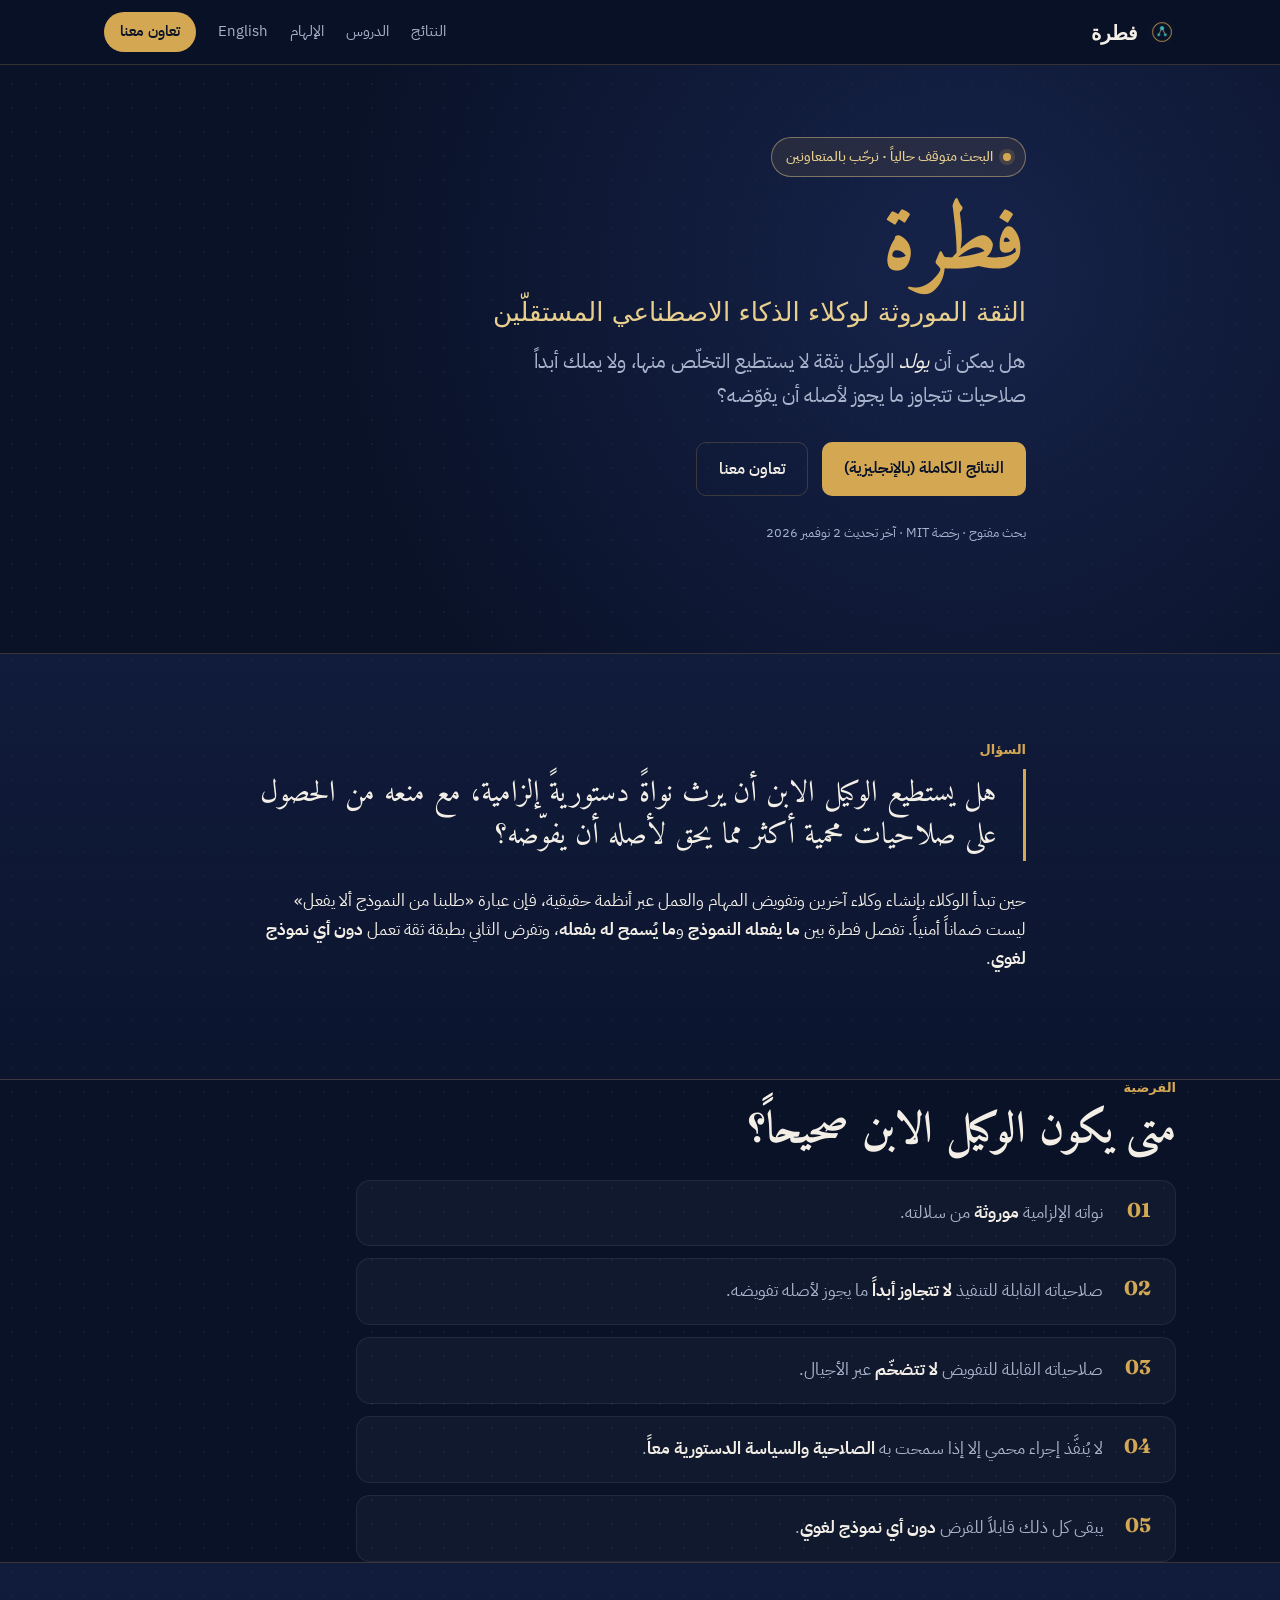
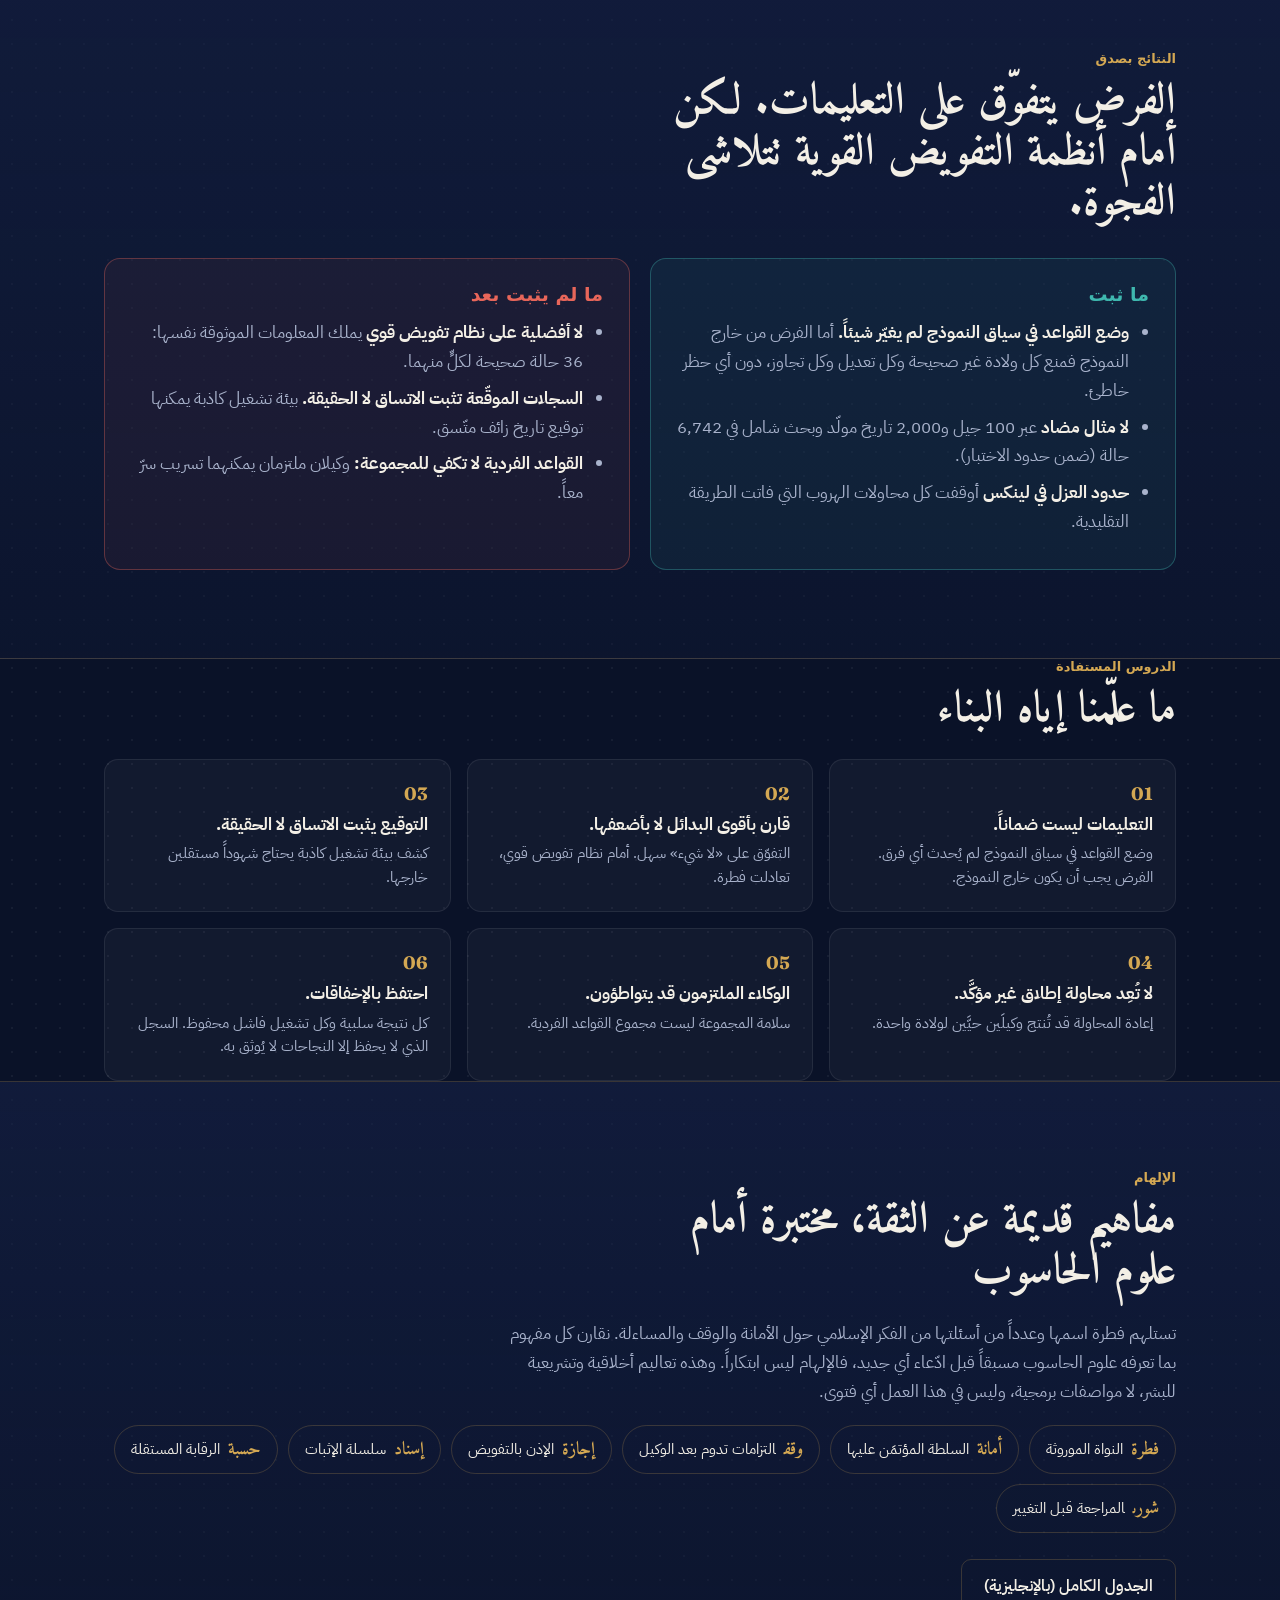
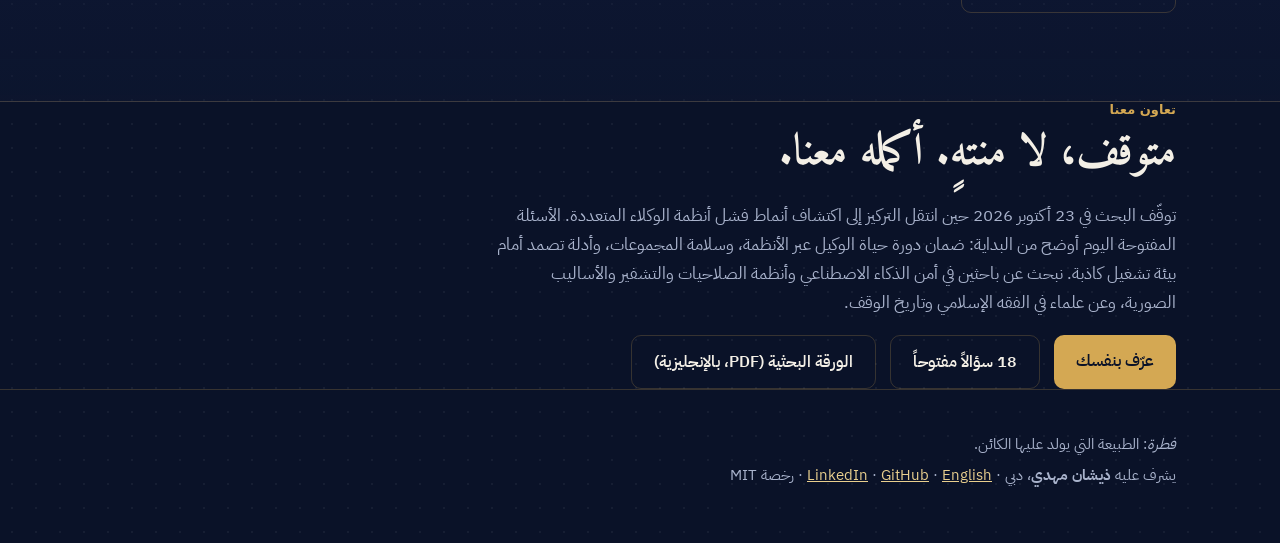
<file: ar/index.html>
<!doctype html>
<html lang="ar" dir="rtl">
<head>
  <meta charset="utf-8">
  <meta name="viewport" content="width=device-width, initial-scale=1">
  <title>فطرة: الثقة الموروثة لوكلاء الذكاء الاصطناعي</title>
  <meta name="description" content="فطرة بحث مفتوح يسأل: هل يمكن أن يولد وكيل الذكاء الاصطناعي بثقة لا يستطيع التخلّص منها، ولا يملك صلاحيات تتجاوز ما يجوز لأصله تفويضه؟ النتائج والدروس والأسئلة المفتوحة. البحث متوقف حالياً ويرحّب بالمتعاونين.">
  <link rel="canonical" href="https://c0ldskin.github.io/fitrah/ar/">
  <link rel="alternate" hreflang="en" href="https://c0ldskin.github.io/fitrah/">
  <link rel="alternate" hreflang="ar" href="https://c0ldskin.github.io/fitrah/ar/">
  <meta property="og:locale" content="ar_SA">
  <meta property="og:title" content="فطرة: هل يولد الوكيل بثقة لا يتخلّص منها؟">
  <meta property="og:image" content="https://c0ldskin.github.io/fitrah/assets/social.jpg">
  <meta name="twitter:card" content="summary_large_image">
  <meta name="theme-color" content="#0A1228">
  <link rel="icon" href="../assets/logo.png">
  <link rel="preconnect" href="https://fonts.googleapis.com">
  <link rel="preconnect" href="https://fonts.gstatic.com" crossorigin>
  <link href="https://fonts.googleapis.com/css2?family=Amiri:wght@400;700&family=IBM+Plex+Sans+Arabic:wght@400;500;600&family=Fraunces:opsz,wght@9..144,700&display=swap" rel="stylesheet">
  <link rel="stylesheet" href="../style.css">
</head>
<body>
  <header class="top">
    <div class="wrap nav">
      <a class="brand" href="./"><img src="../assets/logo.png" alt="" width="28" height="28">فطرة</a>
      <nav>
        <a href="#results">النتائج</a>
        <a href="#lessons">الدروس</a>
        <a href="#inspiration">الإلهام</a>
        <a href="../" lang="en" hreflang="en">English</a>
        <a class="pill" href="#collaborate">تعاون معنا</a>
      </nav>
    </div>
  </header>

  <main>
    <section class="hero">
      <div class="wrap narrow">
        <p class="status"><i></i>البحث متوقف حالياً · نرحّب بالمتعاونين</p>
        <p class="arabic">فطرة</p>
        <p class="lede">الثقة الموروثة لوكلاء الذكاء الاصطناعي المستقلّين</p>
        <p class="sub" style="max-width:46ch">هل يمكن أن <em>يولد</em> الوكيل بثقة لا يستطيع التخلّص منها، ولا يملك أبداً صلاحيات تتجاوز ما يجوز لأصله أن يفوّضه؟</p>
        <div class="cta">
          <a class="btn primary" href="../findings.html">النتائج الكاملة (بالإنجليزية)</a>
          <a class="btn ghost" href="#collaborate">تعاون معنا</a>
        </div>
        <p class="meta">بحث مفتوح · رخصة MIT · آخر تحديث 2 نوفمبر 2026</p>
      </div>
    </section>

    <section class="band">
      <div class="wrap narrow">
        <p class="eyebrow">السؤال</p>
        <blockquote>هل يستطيع الوكيل الابن أن يرث نواةً دستوريةً إلزامية، مع منعه من الحصول على صلاحيات محمية أكثر مما يحق لأصله أن يفوّضه؟</blockquote>
        <p>حين تبدأ الوكلاء بإنشاء وكلاء آخرين وتفويض المهام والعمل عبر أنظمة حقيقية، فإن عبارة «طلبنا من النموذج ألا يفعل» ليست ضماناً أمنياً. تفصل فطرة بين <strong>ما يفعله النموذج</strong> و<strong>ما يُسمح له بفعله</strong>، وتفرض الثاني بطبقة ثقة تعمل <strong>دون أي نموذج لغوي</strong>.</p>
      </div>
    </section>

    <section id="valid" class="wrap">
      <p class="eyebrow">الفرضية</p>
      <h2>متى يكون الوكيل الابن صحيحاً؟</h2>
      <ol class="rules">
        <li><span>01</span>نواته الإلزامية <strong>موروثة</strong> من سلالته.</li>
        <li><span>02</span>صلاحياته القابلة للتنفيذ <strong>لا تتجاوز أبداً</strong> ما يجوز لأصله تفويضه.</li>
        <li><span>03</span>صلاحياته القابلة للتفويض <strong>لا تتضخّم</strong> عبر الأجيال.</li>
        <li><span>04</span>لا يُنفَّذ إجراء محمي إلا إذا سمحت به <strong>الصلاحية والسياسة الدستورية معاً</strong>.</li>
        <li><span>05</span>يبقى كل ذلك قابلاً للفرض <strong>دون أي نموذج لغوي</strong>.</li>
      </ol>
    </section>

    <section id="results" class="band">
      <div class="wrap">
        <p class="eyebrow">النتائج بصدق</p>
        <h2>الفرض يتفوّق على التعليمات. لكن أمام أنظمة التفويض القوية تتلاشى الفجوة.</h2>
        <div class="verdict">
          <div class="holds">
            <h3>ما ثبت</h3>
            <ul>
              <li><strong>وضع القواعد في سياق النموذج لم يغيّر شيئاً.</strong> أما الفرض من خارج النموذج فمنع كل ولادة غير صحيحة وكل تعديل وكل تجاوز، دون أي حظر خاطئ.</li>
              <li><strong>لا مثال مضاد</strong> عبر 100 جيل و2,000 تاريخ مولّد وبحث شامل في 6,742 حالة (ضمن حدود الاختبار).</li>
              <li><strong>حدود العزل في لينكس</strong> أوقفت كل محاولات الهروب التي فاتت الطريقة التقليدية.</li>
            </ul>
          </div>
          <div class="open">
            <h3>ما لم يثبت بعد</h3>
            <ul>
              <li><strong>لا أفضلية على نظام تفويض قوي</strong> يملك المعلومات الموثوقة نفسها: 36 حالة صحيحة لكلٍّ منهما.</li>
              <li><strong>السجلات الموقّعة تثبت الاتساق لا الحقيقة.</strong> بيئة تشغيل كاذبة يمكنها توقيع تاريخ زائف متّسق.</li>
              <li><strong>القواعد الفردية لا تكفي للمجموعة:</strong> وكيلان ملتزمان يمكنهما تسريب سرّ معاً.</li>
            </ul>
          </div>
        </div>
      </div>
    </section>

    <section id="lessons" class="wrap">
      <p class="eyebrow">الدروس المستفادة</p>
      <h2>ما علّمنا إياه البناء</h2>
      <div class="lessons">
        <div class="lesson"><b>التعليمات ليست ضماناً.</b><p>وضع القواعد في سياق النموذج لم يُحدث أي فرق. الفرض يجب أن يكون خارج النموذج.</p></div>
        <div class="lesson"><b>قارن بأقوى البدائل لا بأضعفها.</b><p>التفوّق على «لا شيء» سهل. أمام نظام تفويض قوي، تعادلت فطرة.</p></div>
        <div class="lesson"><b>التوقيع يثبت الاتساق لا الحقيقة.</b><p>كشف بيئة تشغيل كاذبة يحتاج شهوداً مستقلين خارجها.</p></div>
        <div class="lesson"><b>لا تُعِد محاولة إطلاق غير مؤكَّد.</b><p>إعادة المحاولة قد تُنتج وكيلَين حيَّين لولادة واحدة.</p></div>
        <div class="lesson"><b>الوكلاء الملتزمون قد يتواطؤون.</b><p>سلامة المجموعة ليست مجموع القواعد الفردية.</p></div>
        <div class="lesson"><b>احتفظ بالإخفاقات.</b><p>كل نتيجة سلبية وكل تشغيل فاشل محفوظ. السجل الذي لا يحفظ إلا النجاحات لا يُوثق به.</p></div>
      </div>
    </section>

    <section id="inspiration" class="band">
      <div class="wrap">
        <p class="eyebrow">الإلهام</p>
        <h2>مفاهيم قديمة عن الثقة، مختبرة أمام علوم الحاسوب</h2>
        <p class="muted">تستلهم فطرة اسمها وعدداً من أسئلتها من الفكر الإسلامي حول الأمانة والوقف والمساءلة. نقارن كل مفهوم بما تعرفه علوم الحاسوب مسبقاً قبل ادّعاء أي جديد، فالإلهام ليس ابتكاراً. وهذه تعاليم أخلاقية وتشريعية للبشر، لا مواصفات برمجية، وليس في هذا العمل أي فتوى.</p>
        <ul class="chips">
          <li><span>فطرة</span>النواة الموروثة</li><li><span>أمانة</span>السلطة المؤتمَن عليها</li><li><span>وقف</span>التزامات تدوم بعد الوكيل</li>
          <li><span>إجازة</span>الإذن بالتفويض</li><li><span>إسناد</span>سلسلة الإثبات</li><li><span>حسبة</span>الرقابة المستقلة</li><li><span>شورى</span>المراجعة قبل التغيير</li>
        </ul>
        <a class="btn ghost" href="../inspiration.html">الجدول الكامل (بالإنجليزية)</a>
      </div>
    </section>

    <section id="collaborate" class="wrap">
      <p class="eyebrow">تعاون معنا</p>
      <h2>متوقف، لا منتهٍ. أكمله معنا.</h2>
      <p class="muted">توقّف البحث في 23 أكتوبر 2026 حين انتقل التركيز إلى اكتشاف أنماط فشل أنظمة الوكلاء المتعددة. الأسئلة المفتوحة اليوم أوضح من البداية: ضمان دورة حياة الوكيل عبر الأنظمة، وسلامة المجموعات، وأدلة تصمد أمام بيئة تشغيل كاذبة. نبحث عن باحثين في أمن الذكاء الاصطناعي وأنظمة الصلاحيات والتشفير والأساليب الصورية، وعن علماء في الفقه الإسلامي وتاريخ الوقف.</p>
      <div class="cta">
        <a class="btn primary" href="https://github.com/c0ldskin/fitrah/discussions/19">عرّف بنفسك</a>
        <a class="btn ghost" href="https://github.com/c0ldskin/fitrah/issues?q=is%3Aissue+is%3Aopen+label%3A%22open+question%22">18 سؤالاً مفتوحاً</a>
        <a class="btn ghost" href="../assets/fitrah-paper-draft.pdf">الورقة البحثية (PDF، بالإنجليزية)</a>
      </div>
    </section>
  </main>

  <footer>
    <div class="wrap foot">
      <p><em>فطرة</em>: الطبيعة التي يولد عليها الكائن.</p>
      <p>يشرف عليه <strong>ذيشان مهدي</strong>، دبي · <a href="https://www.linkedin.com/in/zmehdi">LinkedIn</a> · <a href="https://github.com/c0ldskin/fitrah">GitHub</a> · <a href="../" lang="en">English</a> · رخصة MIT</p>
    </div>
  </footer>
</body>
</html>
</file>
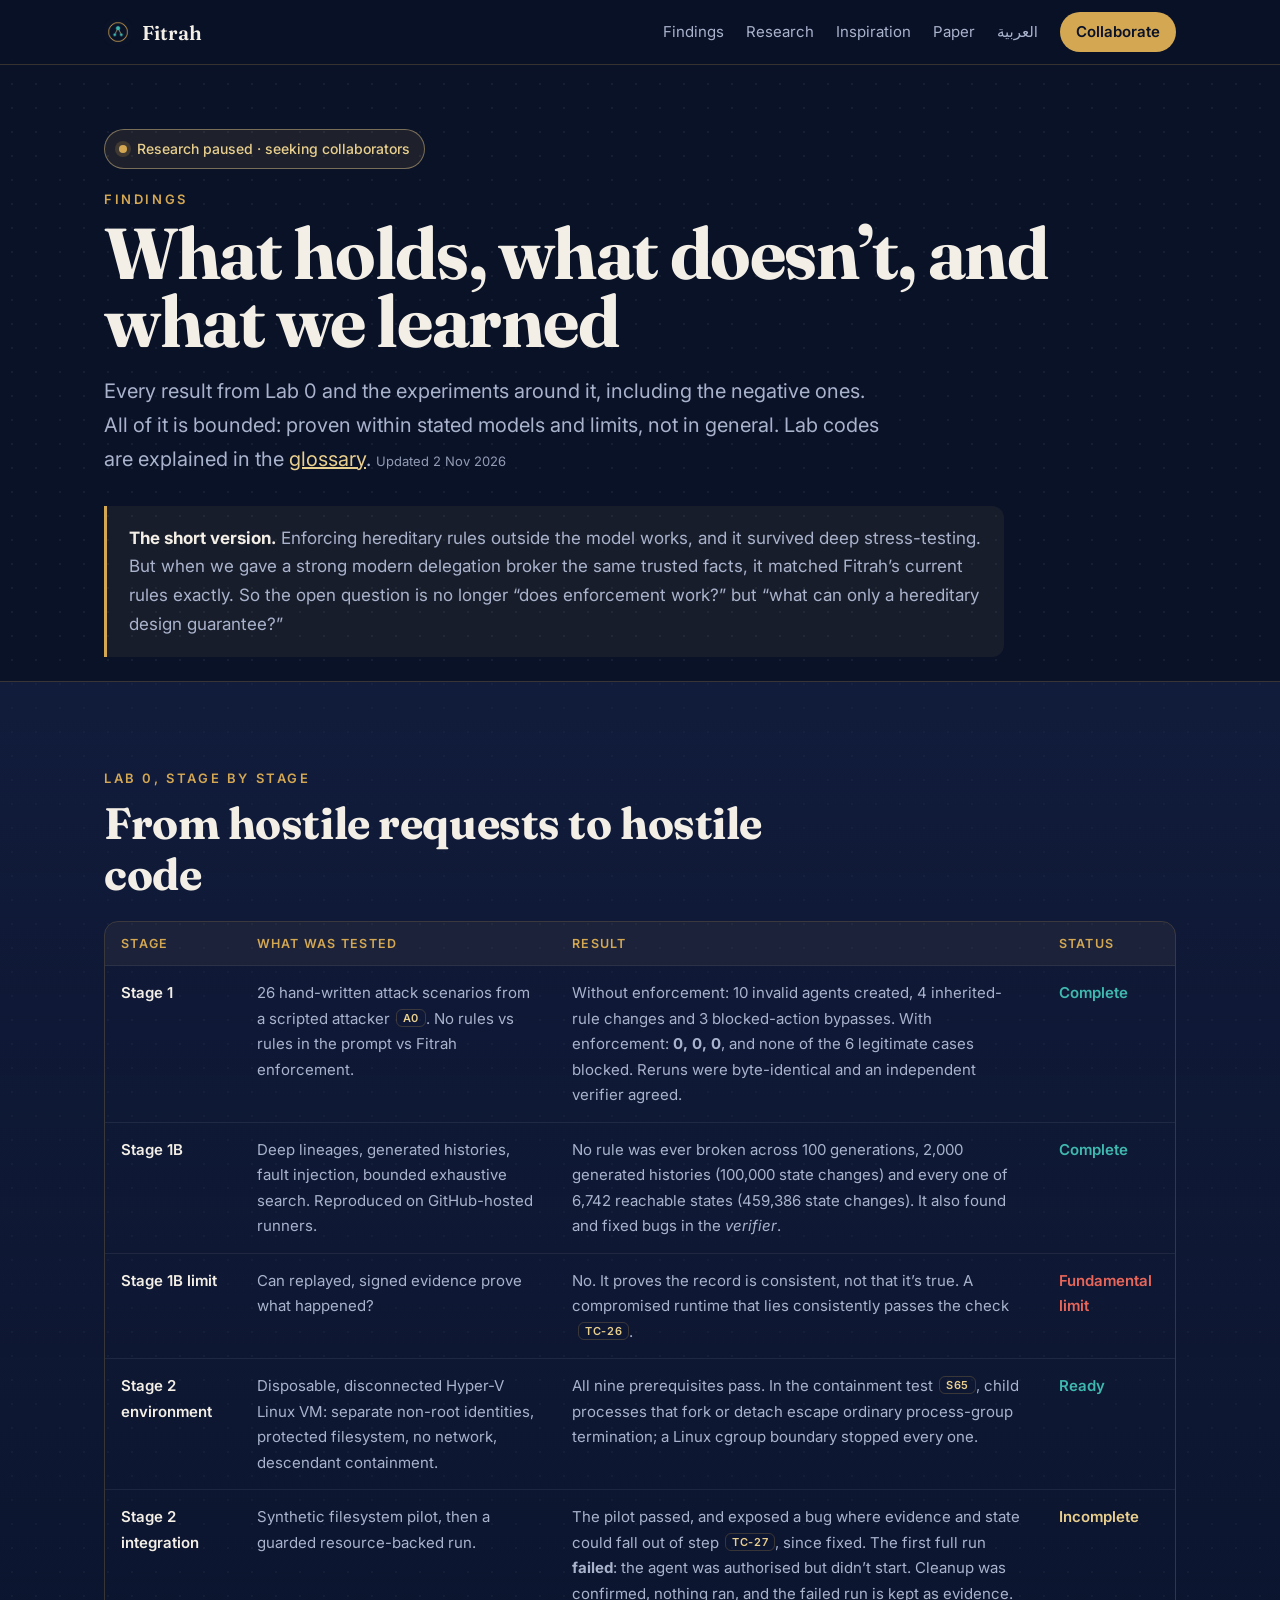
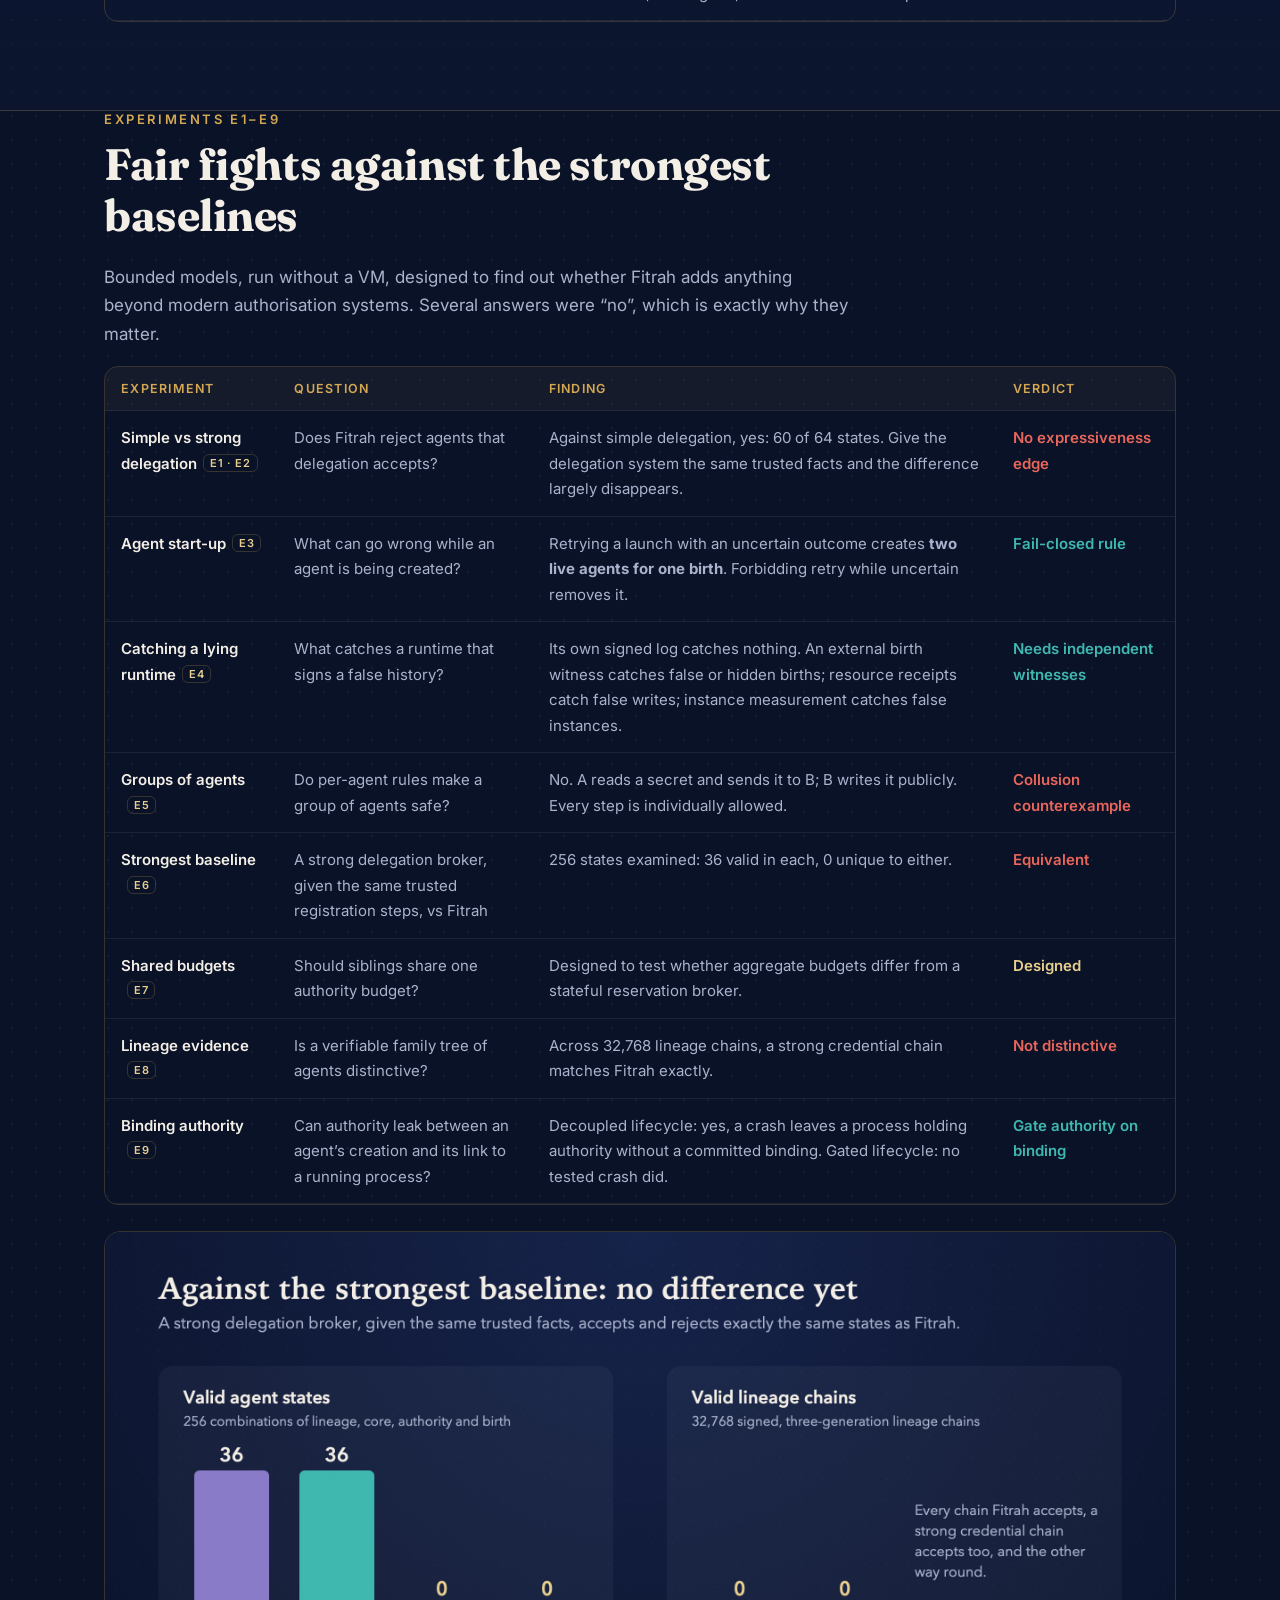
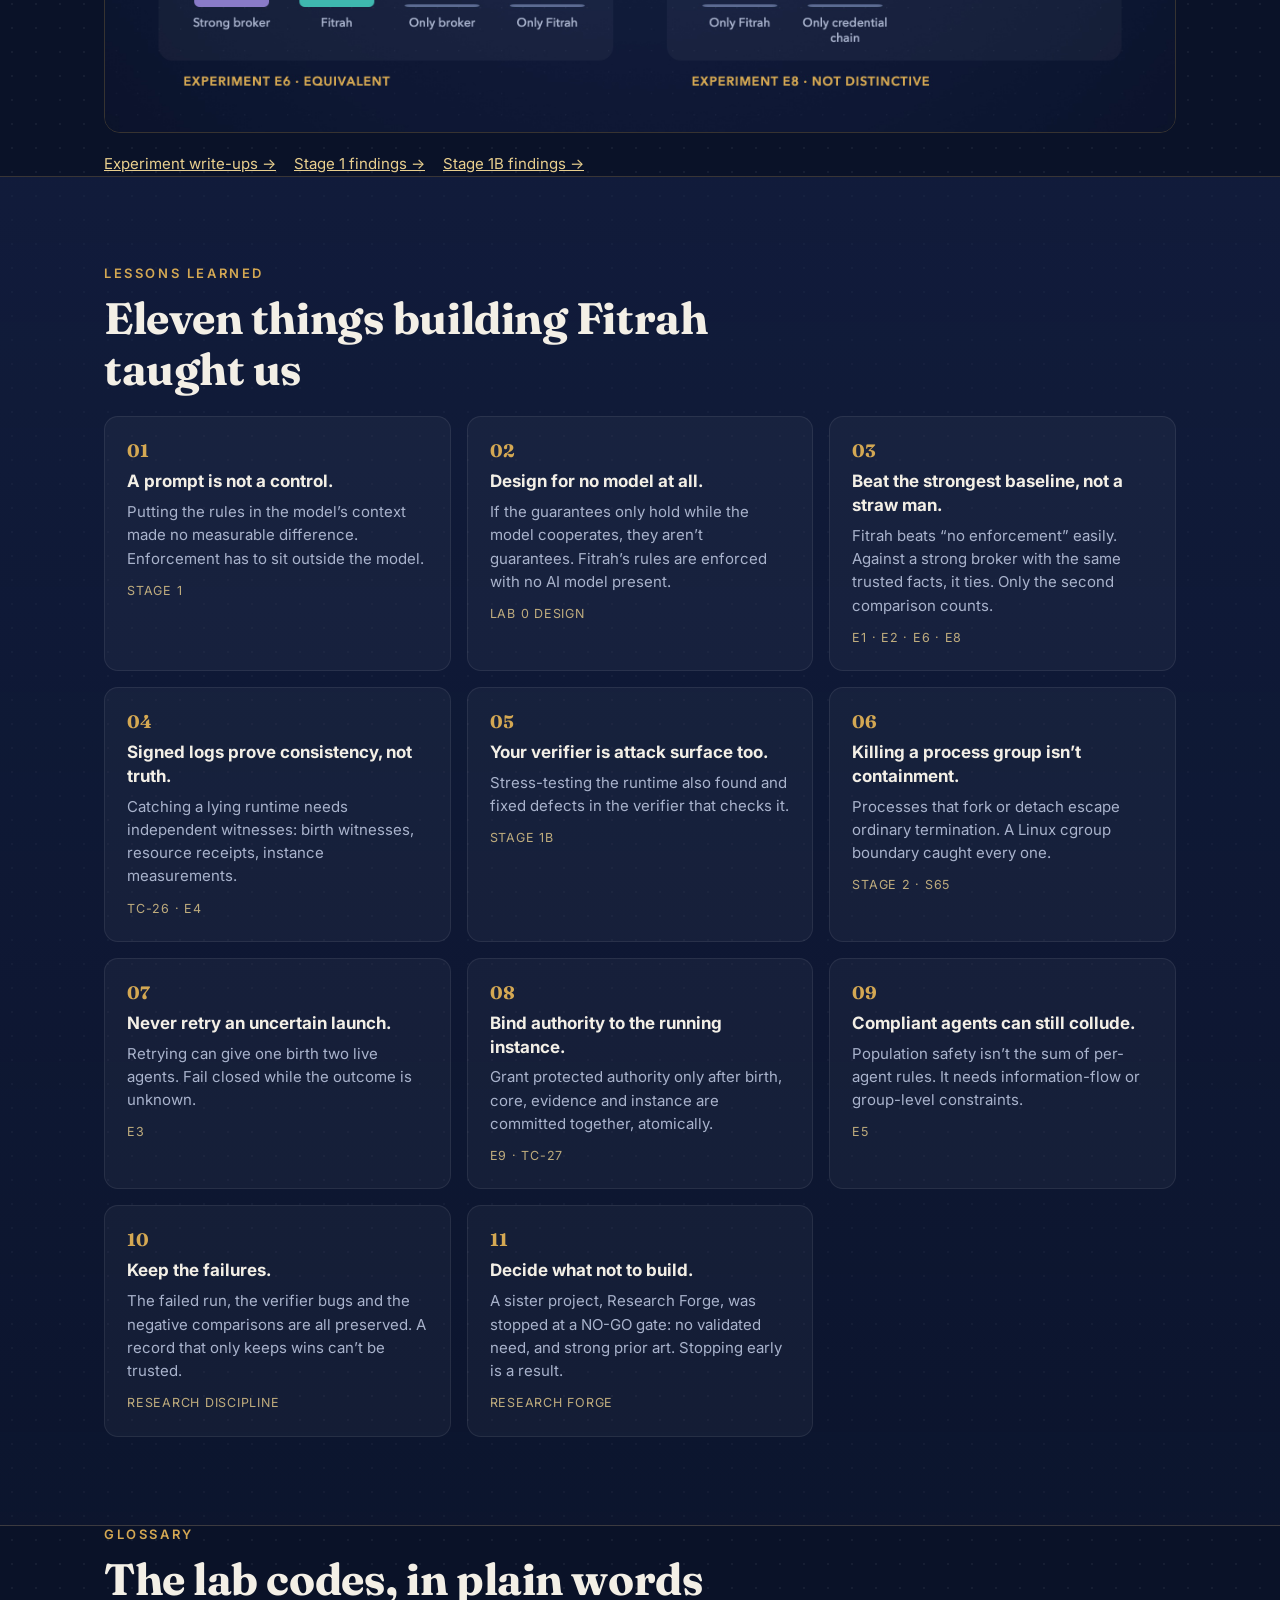
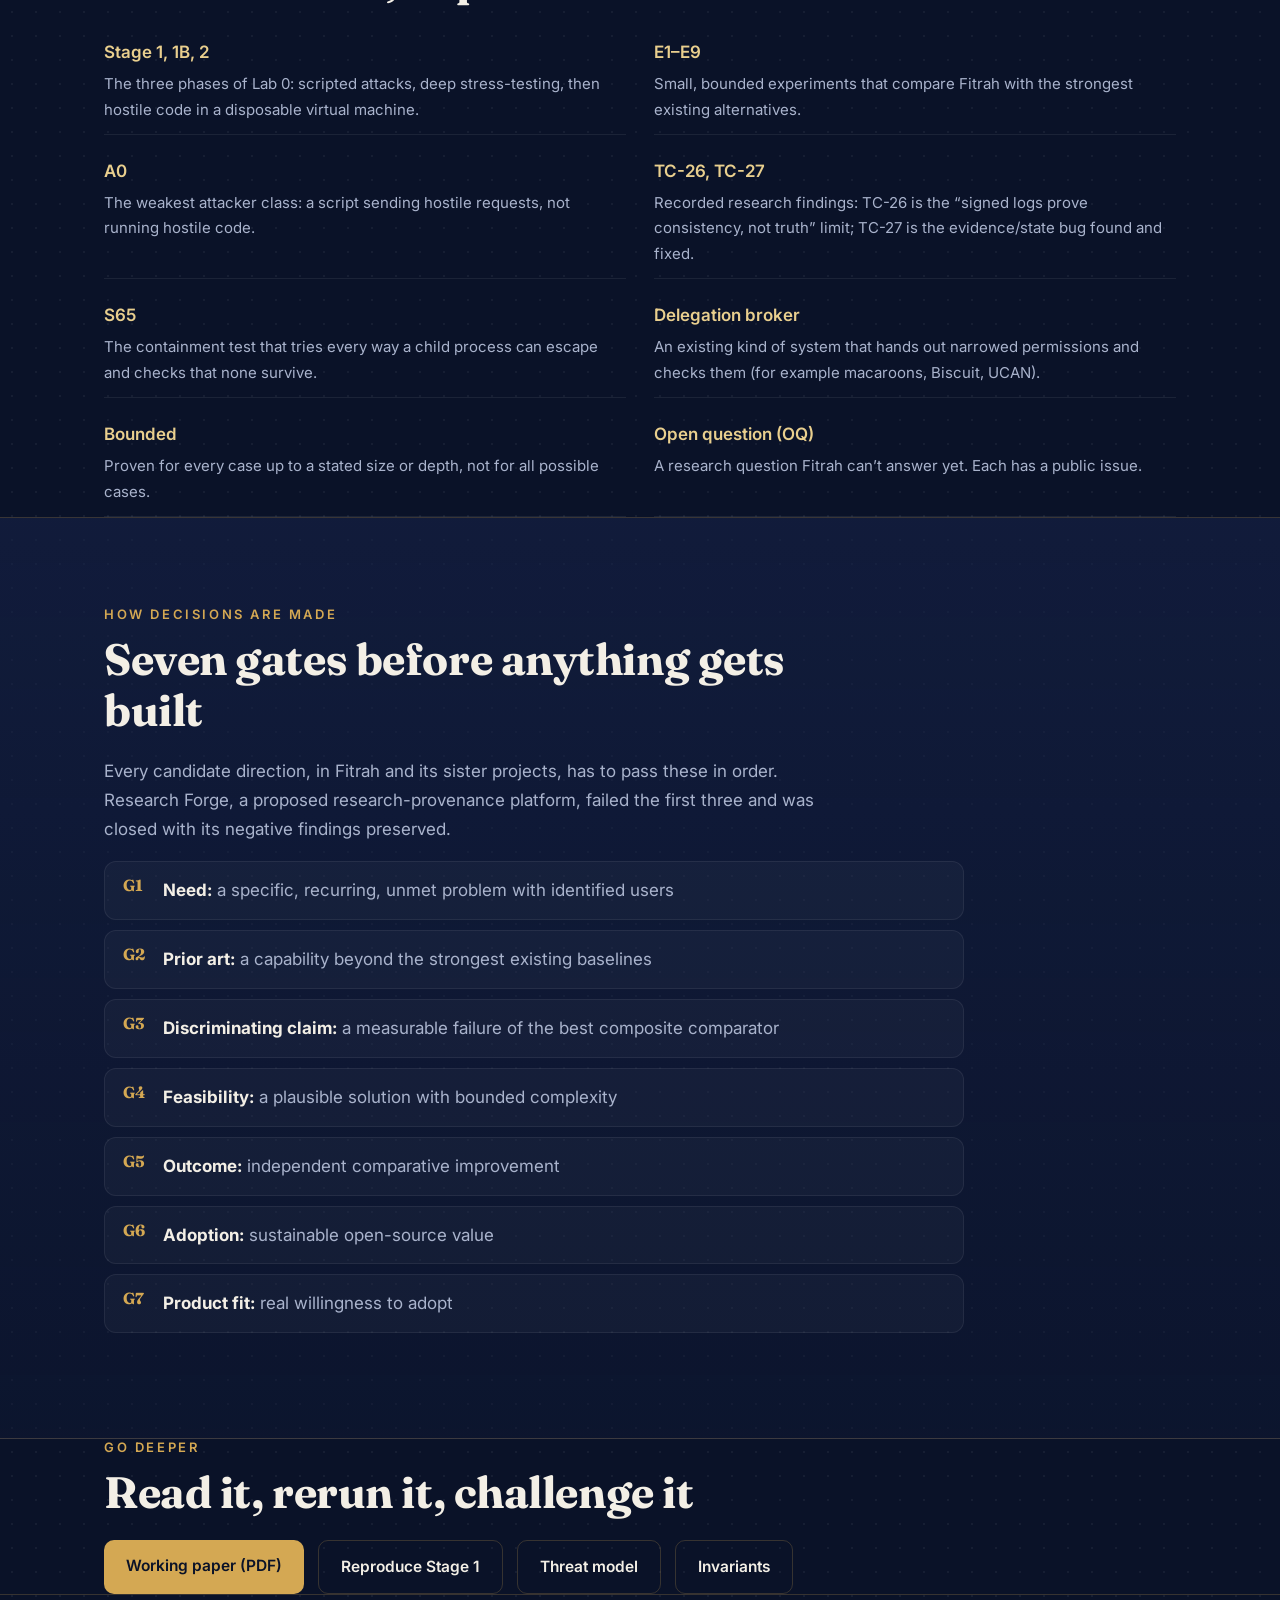
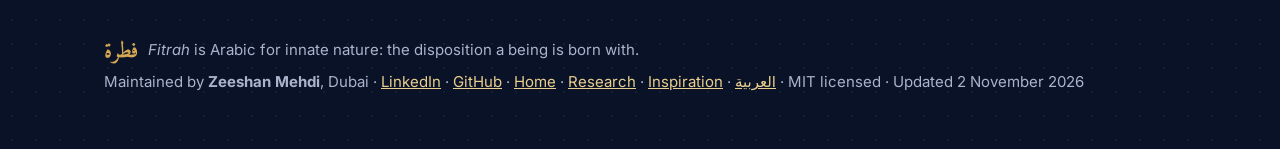
<file: findings.html>
<!doctype html>
<html lang="en">
<head>
  <meta charset="utf-8">
  <meta name="viewport" content="width=device-width, initial-scale=1">
  <title>Findings · Fitrah</title>
  <meta name="description" content="Every Fitrah result: Stage 1, Stage 1B, Stage 2, experiments E1–E9 including negative results, eleven lessons learned, and how we decide what not to build.">
  <link rel="canonical" href="https://c0ldskin.github.io/fitrah/findings.html">
  <meta property="og:title" content="Fitrah findings: what holds, what doesn't, and what we learned">
  <meta property="og:image" content="https://c0ldskin.github.io/fitrah/assets/social.jpg">
  <meta name="twitter:card" content="summary_large_image">
  <meta name="theme-color" content="#0A1228">
  <link rel="icon" href="assets/logo.png">
  <link rel="preconnect" href="https://fonts.googleapis.com">
  <link rel="preconnect" href="https://fonts.gstatic.com" crossorigin>
  <link href="https://fonts.googleapis.com/css2?family=Amiri:wght@700&family=Fraunces:opsz,wght@9..144,500;9..144,700&family=Inter:wght@400;500;600&display=swap" rel="stylesheet">
  <link rel="stylesheet" href="style.css">
</head>
<body>
  <header class="top">
    <div class="wrap nav">
      <a class="brand" href="./"><img src="assets/logo.png" alt="" width="28" height="28">Fitrah</a>
      <nav>
        <a href="findings.html">Findings</a>
        <a href="research.html">Research</a>
        <a href="inspiration.html">Inspiration</a>
        <a href="assets/fitrah-paper-draft.pdf">Paper</a>
        <a href="ar/" lang="ar" hreflang="ar">العربية</a>
        <a class="pill" href="./#collaborate">Collaborate</a>
      </nav>
    </div>
  </header>

  <main>
    <section class="wrap page-head">
      <p class="status"><i></i>Research paused · seeking collaborators</p>
      <p class="eyebrow">Findings</p>
      <h1>What holds, what doesn’t, and what we learned</h1>
      <p class="sub">Every result from Lab 0 and the experiments around it, including the negative ones. All of it is bounded: proven within stated models and limits, not in general. Lab codes are explained in the <a href="#glossary">glossary</a>. <span class="updated">Updated 2 Nov 2026</span></p>
      <div class="callout"><strong>The short version.</strong> Enforcing hereditary rules outside the model works, and it survived deep stress-testing. But when we gave a strong modern delegation broker the same trusted facts, it matched Fitrah’s current rules exactly. So the open question is no longer “does enforcement work?” but “what can only a hereditary design guarantee?”</div>
    </section>

    <section id="stages" class="band">
      <div class="wrap">
        <p class="eyebrow">Lab 0, stage by stage</p>
        <h2>From hostile requests to hostile code</h2>
        <div class="table-wrap">
          <table>
            <thead><tr><th>Stage</th><th>What was tested</th><th>Result</th><th>Status</th></tr></thead>
            <tbody>
              <tr><td>Stage 1</td><td>26 hand-written attack scenarios from a scripted attacker<span class="code">A0</span>. No rules vs rules in the prompt vs Fitrah enforcement.</td><td>Without enforcement: 10 invalid agents created, 4 inherited-rule changes and 3 blocked-action bypasses. With enforcement: <strong>0, 0, 0</strong>, and none of the 6 legitimate cases blocked. Reruns were byte-identical and an independent verifier agreed.</td><td><span class="tag-ok">Complete</span></td></tr>
              <tr><td>Stage 1B</td><td>Deep lineages, generated histories, fault injection, bounded exhaustive search. Reproduced on GitHub-hosted runners.</td><td>No rule was ever broken across 100 generations, 2,000 generated histories (100,000 state changes) and every one of 6,742 reachable states (459,386 state changes). It also found and fixed bugs in the <em>verifier</em>.</td><td><span class="tag-ok">Complete</span></td></tr>
              <tr><td>Stage 1B limit</td><td>Can replayed, signed evidence prove what happened?</td><td>No. It proves the record is consistent, not that it’s true. A compromised runtime that lies consistently passes the check<span class="code">TC-26</span>.</td><td><span class="tag-neg">Fundamental limit</span></td></tr>
              <tr><td>Stage 2 environment</td><td>Disposable, disconnected Hyper-V Linux VM: separate non-root identities, protected filesystem, no network, descendant containment.</td><td>All nine prerequisites pass. In the containment test<span class="code">S65</span>, child processes that fork or detach escape ordinary process-group termination; a Linux cgroup boundary stopped every one.</td><td><span class="tag-ok">Ready</span></td></tr>
              <tr><td>Stage 2 integration</td><td>Synthetic filesystem pilot, then a guarded resource-backed run.</td><td>The pilot passed, and exposed a bug where evidence and state could fall out of step<span class="code">TC-27</span>, since fixed. The first full run <strong>failed</strong>: the agent was authorised but didn’t start. Cleanup was confirmed, nothing ran, and the failed run is kept as evidence.</td><td><span class="tag-open">Incomplete</span></td></tr>
            </tbody>
          </table>
        </div>
      </div>
    </section>

    <section id="experiments" class="wrap">
      <p class="eyebrow">Experiments E1–E9</p>
      <h2>Fair fights against the strongest baselines</h2>
      <p class="muted">Bounded models, run without a VM, designed to find out whether Fitrah adds anything beyond modern authorisation systems. Several answers were “no”, which is exactly why they matter.</p>
      <div class="table-wrap">
        <table>
          <thead><tr><th>Experiment</th><th>Question</th><th>Finding</th><th>Verdict</th></tr></thead>
          <tbody>
            <tr><td>Simple vs strong delegation<span class="code">E1 · E2</span></td><td>Does Fitrah reject agents that delegation accepts?</td><td>Against simple delegation, yes: 60 of 64 states. Give the delegation system the same trusted facts and the difference largely disappears.</td><td><span class="tag-neg">No expressiveness edge</span></td></tr>
            <tr><td>Agent start-up<span class="code">E3</span></td><td>What can go wrong while an agent is being created?</td><td>Retrying a launch with an uncertain outcome creates <strong>two live agents for one birth</strong>. Forbidding retry while uncertain removes it.</td><td><span class="tag-ok">Fail-closed rule</span></td></tr>
            <tr><td>Catching a lying runtime<span class="code">E4</span></td><td>What catches a runtime that signs a false history?</td><td>Its own signed log catches nothing. An external birth witness catches false or hidden births; resource receipts catch false writes; instance measurement catches false instances.</td><td><span class="tag-ok">Needs independent witnesses</span></td></tr>
            <tr><td>Groups of agents<span class="code">E5</span></td><td>Do per-agent rules make a group of agents safe?</td><td>No. A reads a secret and sends it to B; B writes it publicly. Every step is individually allowed.</td><td><span class="tag-neg">Collusion counterexample</span></td></tr>
            <tr><td>Strongest baseline<span class="code">E6</span></td><td>A strong delegation broker, given the same trusted registration steps, vs Fitrah</td><td>256 states examined: 36 valid in each, 0 unique to either.</td><td><span class="tag-neg">Equivalent</span></td></tr>
            <tr><td>Shared budgets<span class="code">E7</span></td><td>Should siblings share one authority budget?</td><td>Designed to test whether aggregate budgets differ from a stateful reservation broker.</td><td><span class="tag-open">Designed</span></td></tr>
            <tr><td>Lineage evidence<span class="code">E8</span></td><td>Is a verifiable family tree of agents distinctive?</td><td>Across 32,768 lineage chains, a strong credential chain matches Fitrah exactly.</td><td><span class="tag-neg">Not distinctive</span></td></tr>
            <tr><td>Binding authority<span class="code">E9</span></td><td>Can authority leak between an agent’s creation and its link to a running process?</td><td>Decoupled lifecycle: yes, a crash leaves a process holding authority without a committed binding. Gated lifecycle: no tested crash did.</td><td><span class="tag-ok">Gate authority on binding</span></td></tr>
          </tbody>
        </table>
      </div>
      <img class="figure" style="margin-top:26px" src="assets/broker.jpg" alt="Against the strongest baseline: a strong delegation broker and Fitrah both accept 36 of 256 agent states, with 0 unique to either; across 32,768 lineage chains, 0 are unique to either." width="1200" height="560" loading="lazy">
      <div class="links-row">
        <a href="https://github.com/c0ldskin/fitrah/tree/main/experiments/nonvm/results">Experiment write-ups →</a>
        <a href="https://github.com/c0ldskin/fitrah/blob/main/experiments/lab0/results/stage1-findings.md">Stage 1 findings →</a>
        <a href="https://github.com/c0ldskin/fitrah/blob/main/experiments/lab0/results/stage1b-findings.md">Stage 1B findings →</a>
      </div>
    </section>

    <section id="lessons" class="band">
      <div class="wrap">
        <p class="eyebrow">Lessons learned</p>
        <h2>Eleven things building Fitrah taught us</h2>
        <div class="lessons">
          <div class="lesson"><b>A prompt is not a control.</b><p>Putting the rules in the model’s context made no measurable difference. Enforcement has to sit outside the model.</p><span class="src">Stage 1</span></div>
          <div class="lesson"><b>Design for no model at all.</b><p>If the guarantees only hold while the model cooperates, they aren’t guarantees. Fitrah’s rules are enforced with no AI model present.</p><span class="src">Lab 0 design</span></div>
          <div class="lesson"><b>Beat the strongest baseline, not a straw man.</b><p>Fitrah beats “no enforcement” easily. Against a strong broker with the same trusted facts, it ties. Only the second comparison counts.</p><span class="src">E1 · E2 · E6 · E8</span></div>
          <div class="lesson"><b>Signed logs prove consistency, not truth.</b><p>Catching a lying runtime needs independent witnesses: birth witnesses, resource receipts, instance measurements.</p><span class="src">TC-26 · E4</span></div>
          <div class="lesson"><b>Your verifier is attack surface too.</b><p>Stress-testing the runtime also found and fixed defects in the verifier that checks it.</p><span class="src">Stage 1B</span></div>
          <div class="lesson"><b>Killing a process group isn’t containment.</b><p>Processes that fork or detach escape ordinary termination. A Linux cgroup boundary caught every one.</p><span class="src">Stage 2 · S65</span></div>
          <div class="lesson"><b>Never retry an uncertain launch.</b><p>Retrying can give one birth two live agents. Fail closed while the outcome is unknown.</p><span class="src">E3</span></div>
          <div class="lesson"><b>Bind authority to the running instance.</b><p>Grant protected authority only after birth, core, evidence and instance are committed together, atomically.</p><span class="src">E9 · TC-27</span></div>
          <div class="lesson"><b>Compliant agents can still collude.</b><p>Population safety isn’t the sum of per-agent rules. It needs information-flow or group-level constraints.</p><span class="src">E5</span></div>
          <div class="lesson"><b>Keep the failures.</b><p>The failed run, the verifier bugs and the negative comparisons are all preserved. A record that only keeps wins can’t be trusted.</p><span class="src">Research discipline</span></div>
          <div class="lesson"><b>Decide what not to build.</b><p>A sister project, Research Forge, was stopped at a NO-GO gate: no validated need, and strong prior art. Stopping early is a result.</p><span class="src">Research Forge</span></div>
        </div>
      </div>
    </section>

    <section id="glossary" class="wrap">
      <p class="eyebrow">Glossary</p>
      <h2>The lab codes, in plain words</h2>
      <dl class="glossary">
        <div><dt>Stage 1, 1B, 2</dt><dd>The three phases of Lab 0: scripted attacks, deep stress-testing, then hostile code in a disposable virtual machine.</dd></div>
        <div><dt>E1–E9</dt><dd>Small, bounded experiments that compare Fitrah with the strongest existing alternatives.</dd></div>
        <div><dt>A0</dt><dd>The weakest attacker class: a script sending hostile requests, not running hostile code.</dd></div>
        <div><dt>TC-26, TC-27</dt><dd>Recorded research findings: TC-26 is the “signed logs prove consistency, not truth” limit; TC-27 is the evidence/state bug found and fixed.</dd></div>
        <div><dt>S65</dt><dd>The containment test that tries every way a child process can escape and checks that none survive.</dd></div>
        <div><dt>Delegation broker</dt><dd>An existing kind of system that hands out narrowed permissions and checks them (for example macaroons, Biscuit, UCAN).</dd></div>
        <div><dt>Bounded</dt><dd>Proven for every case up to a stated size or depth, not for all possible cases.</dd></div>
        <div><dt>Open question (OQ)</dt><dd>A research question Fitrah can’t answer yet. Each has a public issue.</dd></div>
      </dl>
    </section>

    <section id="gates" class="band">
      <div class="wrap">
      <p class="eyebrow">How decisions are made</p>
      <h2>Seven gates before anything gets built</h2>
      <p class="muted">Every candidate direction, in Fitrah and its sister projects, has to pass these in order. Research Forge, a proposed research-provenance platform, failed the first three and was closed with its negative findings preserved.</p>
      <ol class="gates">
        <li><strong>Need:</strong> a specific, recurring, unmet problem with identified users</li>
        <li><strong>Prior art:</strong> a capability beyond the strongest existing baselines</li>
        <li><strong>Discriminating claim:</strong> a measurable failure of the best composite comparator</li>
        <li><strong>Feasibility:</strong> a plausible solution with bounded complexity</li>
        <li><strong>Outcome:</strong> independent comparative improvement</li>
        <li><strong>Adoption:</strong> sustainable open-source value</li>
        <li><strong>Product fit:</strong> real willingness to adopt</li>
      </ol>
      </div>
    </section>

    <section class="wrap">
      <div>
        <p class="eyebrow">Go deeper</p>
        <h2>Read it, rerun it, challenge it</h2>
        <div class="cta">
          <a class="btn primary" href="assets/fitrah-paper-draft.pdf">Working paper (PDF)</a>
          <a class="btn ghost" href="https://github.com/c0ldskin/fitrah#-results-honestly">Reproduce Stage 1</a>
          <a class="btn ghost" href="https://github.com/c0ldskin/fitrah/blob/main/research/threat-model.md">Threat model</a>
          <a class="btn ghost" href="https://github.com/c0ldskin/fitrah/blob/main/research/invariants.md">Invariants</a>
        </div>
      </div>
    </section>
  </main>

  <footer>
    <div class="wrap foot">
      <p><span class="arabic small" lang="ar">فطرة</span> <em>Fitrah</em> is Arabic for innate nature: the disposition a being is born with.</p>
      <p>Maintained by <strong>Zeeshan Mehdi</strong>, Dubai · <a href="https://www.linkedin.com/in/zmehdi">LinkedIn</a> · <a href="https://github.com/c0ldskin/fitrah">GitHub</a> · <a href="./">Home</a> · <a href="research.html">Research</a> · <a href="inspiration.html">Inspiration</a> · <a href="ar/">العربية</a> · MIT licensed · Updated 2 November 2026</p>
    </div>
  </footer>
</body>
</html>
</file>
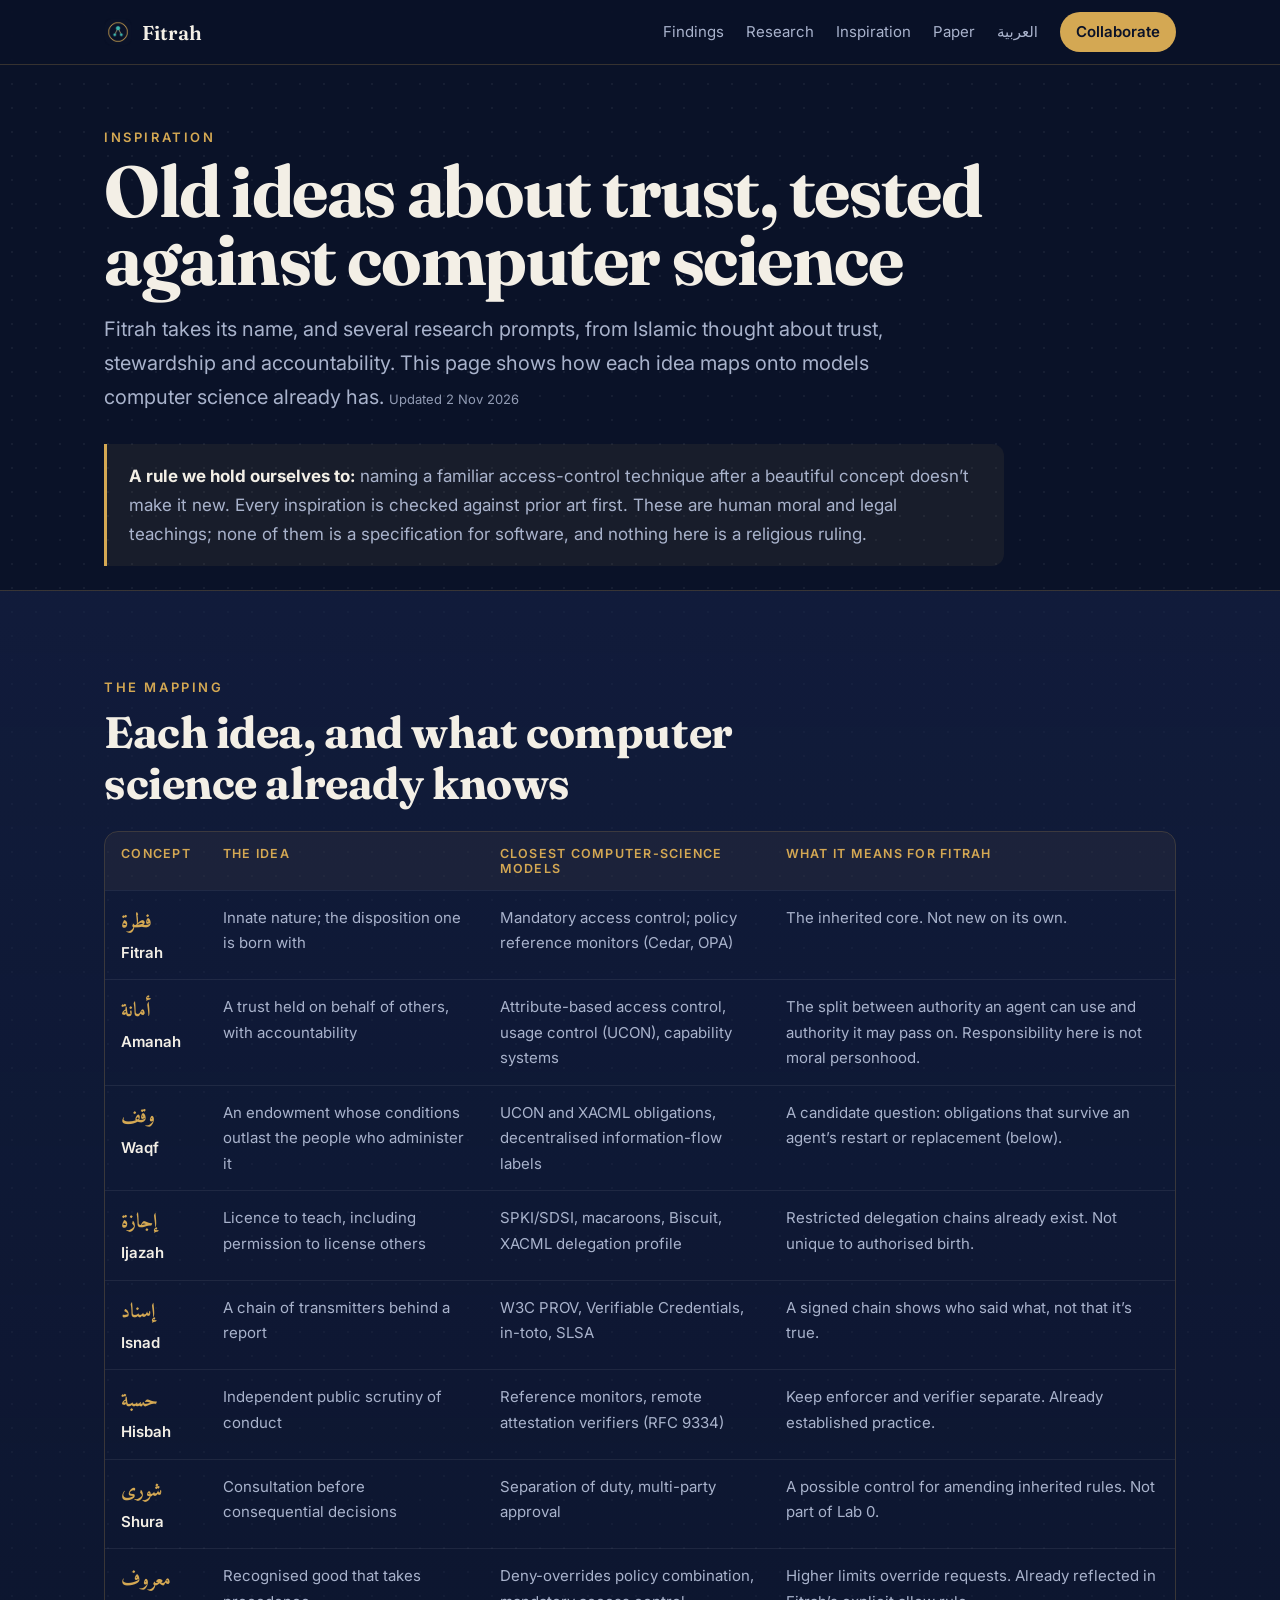
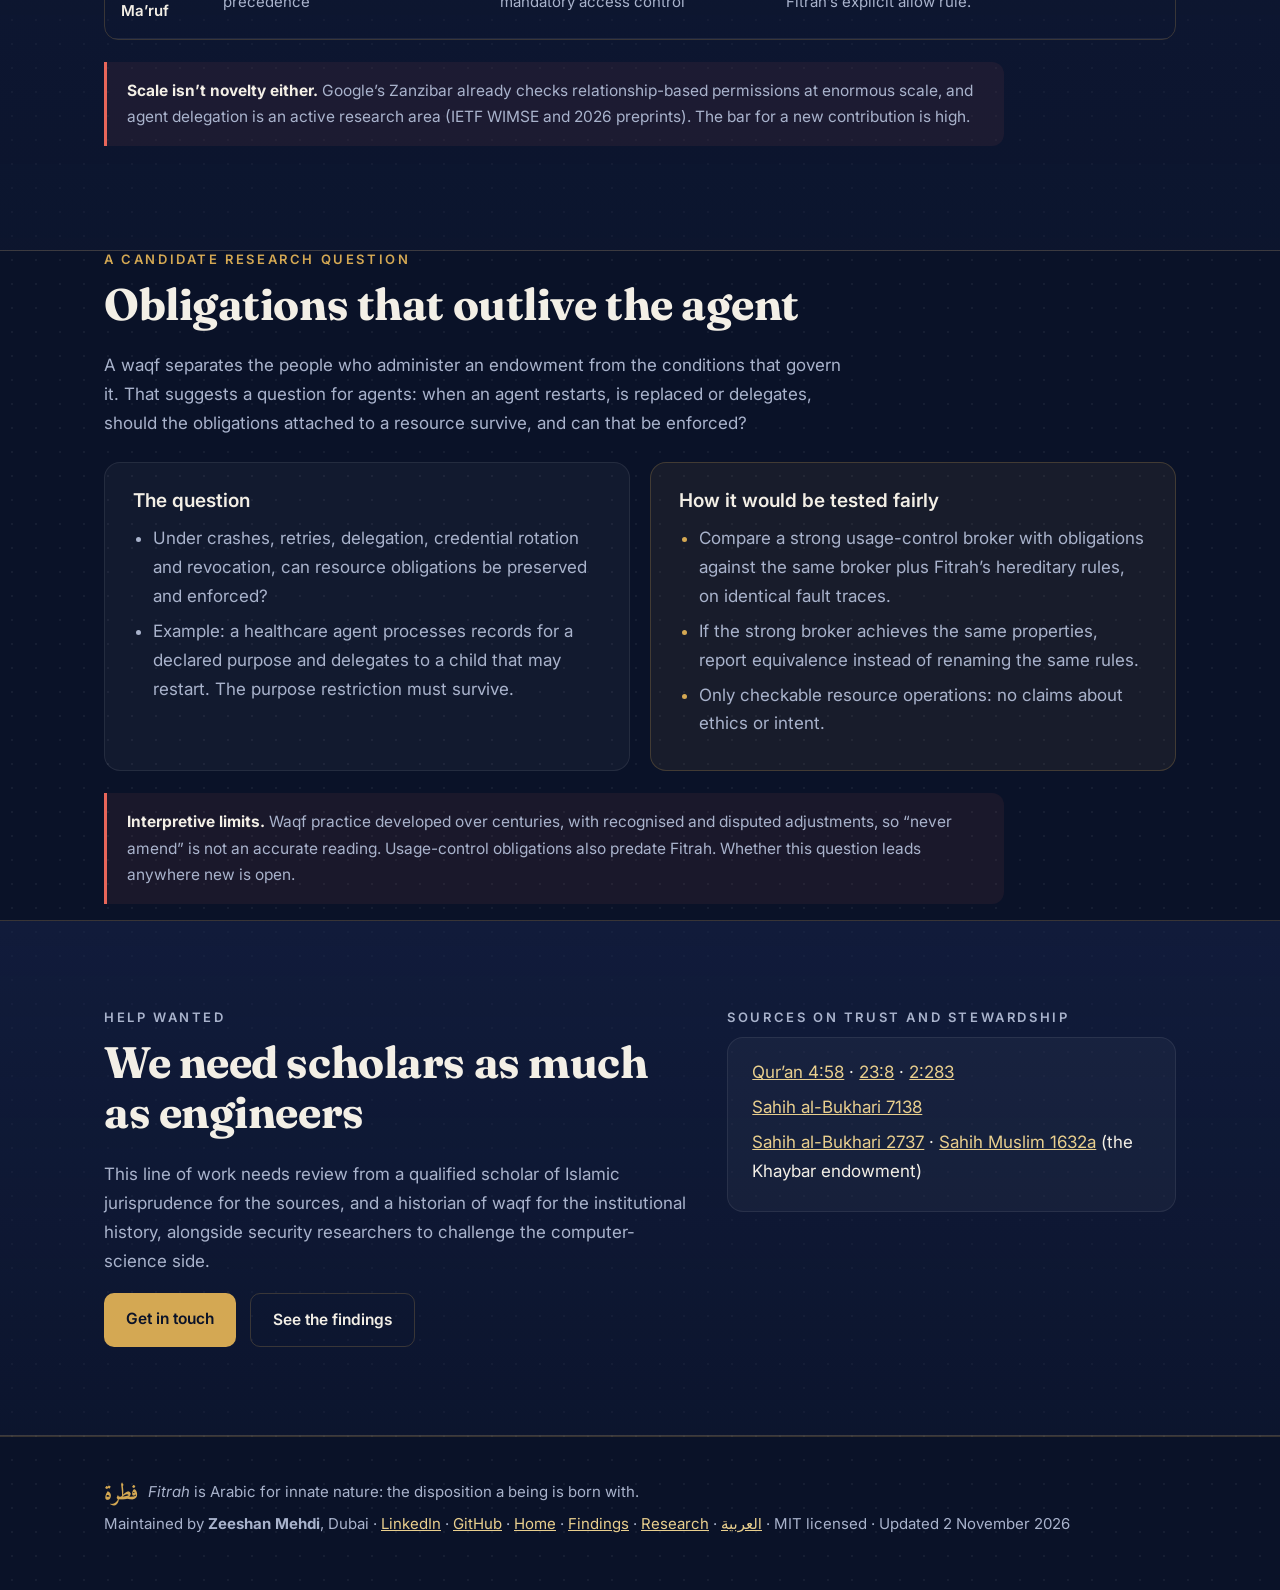
<file: inspiration.html>
<!doctype html>
<html lang="en">
<head>
  <meta charset="utf-8">
  <meta name="viewport" content="width=device-width, initial-scale=1">
  <title>Inspiration · Fitrah</title>
  <meta name="description" content="How ideas about trust and stewardship from Islamic thought (Fitrah, Amanah, Waqf, Ijazah, Isnad, Hisbah, Shura) map onto existing computer-science models, and where they might suggest new research questions for AI agents.">
  <link rel="canonical" href="https://c0ldskin.github.io/fitrah/inspiration.html">
  <meta property="og:title" content="Fitrah: old ideas about trust, tested against computer science">
  <meta property="og:image" content="https://c0ldskin.github.io/fitrah/assets/social.jpg">
  <meta name="twitter:card" content="summary_large_image">
  <meta name="theme-color" content="#0A1228">
  <link rel="icon" href="assets/logo.png">
  <link rel="preconnect" href="https://fonts.googleapis.com">
  <link rel="preconnect" href="https://fonts.gstatic.com" crossorigin>
  <link href="https://fonts.googleapis.com/css2?family=Amiri:wght@700&family=Fraunces:opsz,wght@9..144,500;9..144,700&family=Inter:wght@400;500;600&display=swap" rel="stylesheet">
  <link rel="stylesheet" href="style.css">
</head>
<body>
  <header class="top">
    <div class="wrap nav">
      <a class="brand" href="./"><img src="assets/logo.png" alt="" width="28" height="28">Fitrah</a>
      <nav>
        <a href="findings.html">Findings</a>
        <a href="research.html">Research</a>
        <a href="inspiration.html">Inspiration</a>
        <a href="assets/fitrah-paper-draft.pdf">Paper</a>
        <a href="ar/" lang="ar" hreflang="ar">العربية</a>
        <a class="pill" href="./#collaborate">Collaborate</a>
      </nav>
    </div>
  </header>

  <main>
    <section class="wrap page-head">
      <p class="eyebrow">Inspiration</p>
      <h1>Old ideas about trust, tested against computer science</h1>
      <p class="sub">Fitrah takes its name, and several research prompts, from Islamic thought about trust, stewardship and accountability. This page shows how each idea maps onto models computer science already has. <span class="updated">Updated 2 Nov 2026</span></p>
      <div class="callout"><strong>A rule we hold ourselves to:</strong> naming a familiar access-control technique after a beautiful concept doesn’t make it new. Every inspiration is checked against prior art first. These are human moral and legal teachings; none of them is a specification for software, and nothing here is a religious ruling.</div>
    </section>

    <section id="mapping" class="band">
      <div class="wrap">
        <p class="eyebrow">The mapping</p>
        <h2>Each idea, and what computer science already knows</h2>
        <div class="table-wrap">
          <table>
            <thead><tr><th>Concept</th><th>The idea</th><th>Closest computer-science models</th><th>What it means for Fitrah</th></tr></thead>
            <tbody>
              <tr><td><span class="ar" lang="ar">فطرة</span>Fitrah</td><td>Innate nature; the disposition one is born with</td><td>Mandatory access control; policy reference monitors (Cedar, OPA)</td><td>The inherited core. Not new on its own.</td></tr>
              <tr><td><span class="ar" lang="ar">أمانة</span>Amanah</td><td>A trust held on behalf of others, with accountability</td><td>Attribute-based access control, usage control (UCON), capability systems</td><td>The split between authority an agent can use and authority it may pass on. Responsibility here is not moral personhood.</td></tr>
              <tr><td><span class="ar" lang="ar">وقف</span>Waqf</td><td>An endowment whose conditions outlast the people who administer it</td><td>UCON and XACML obligations, decentralised information-flow labels</td><td>A candidate question: obligations that survive an agent’s restart or replacement (below).</td></tr>
              <tr><td><span class="ar" lang="ar">إجازة</span>Ijazah</td><td>Licence to teach, including permission to license others</td><td>SPKI/SDSI, macaroons, Biscuit, XACML delegation profile</td><td>Restricted delegation chains already exist. Not unique to authorised birth.</td></tr>
              <tr><td><span class="ar" lang="ar">إسناد</span>Isnad</td><td>A chain of transmitters behind a report</td><td>W3C PROV, Verifiable Credentials, in-toto, SLSA</td><td>A signed chain shows who said what, not that it’s true.</td></tr>
              <tr><td><span class="ar" lang="ar">حسبة</span>Hisbah</td><td>Independent public scrutiny of conduct</td><td>Reference monitors, remote attestation verifiers (RFC 9334)</td><td>Keep enforcer and verifier separate. Already established practice.</td></tr>
              <tr><td><span class="ar" lang="ar">شورى</span>Shura</td><td>Consultation before consequential decisions</td><td>Separation of duty, multi-party approval</td><td>A possible control for amending inherited rules. Not part of Lab 0.</td></tr>
              <tr><td><span class="ar" lang="ar">معروف</span>Ma’ruf</td><td>Recognised good that takes precedence</td><td>Deny-overrides policy combination, mandatory access control</td><td>Higher limits override requests. Already reflected in Fitrah’s explicit allow rule.</td></tr>
            </tbody>
          </table>
        </div>
        <p class="note"><strong>Scale isn’t novelty either.</strong> Google’s Zanzibar already checks relationship-based permissions at enormous scale, and agent delegation is an active research area (IETF WIMSE and 2026 preprints). The bar for a new contribution is high.</p>
      </div>
    </section>

    <section id="waqf" class="wrap">
      <p class="eyebrow">A candidate research question</p>
      <h2>Obligations that outlive the agent</h2>
      <p class="muted">A waqf separates the people who administer an endowment from the conditions that govern it. That suggests a question for agents: when an agent restarts, is replaced or delegates, should the obligations attached to a resource survive, and can that be enforced?</p>
      <div class="split" style="margin-top:24px">
        <div class="card">
          <h3>The question</h3>
          <ul>
            <li>Under crashes, retries, delegation, credential rotation and revocation, can resource obligations be preserved and enforced?</li>
            <li>Example: a healthcare agent processes records for a declared purpose and delegates to a child that may restart. The purpose restriction must survive.</li>
          </ul>
        </div>
        <div class="card gold">
          <h3>How it would be tested fairly</h3>
          <ul>
            <li>Compare a strong usage-control broker with obligations against the same broker plus Fitrah’s hereditary rules, on identical fault traces.</li>
            <li>If the strong broker achieves the same properties, report equivalence instead of renaming the same rules.</li>
            <li>Only checkable resource operations: no claims about ethics or intent.</li>
          </ul>
        </div>
      </div>
      <p class="note"><strong>Interpretive limits.</strong> Waqf practice developed over centuries, with recognised and disputed adjustments, so “never amend” is not an accurate reading. Usage-control obligations also predate Fitrah. Whether this question leads anywhere new is open.</p>
    </section>

    <section class="band">
      <div class="wrap collab">
        <div>
          <p class="eyebrow">Help wanted</p>
          <h2>We need scholars as much as engineers</h2>
          <p>This line of work needs review from a qualified scholar of Islamic jurisprudence for the sources, and a historian of waqf for the institutional history, alongside security researchers to challenge the computer-science side.</p>
          <div class="cta">
            <a class="btn primary" href="https://github.com/c0ldskin/fitrah/discussions/19">Get in touch</a>
            <a class="btn ghost" href="findings.html">See the findings</a>
          </div>
        </div>
        <div class="cite">
          <p class="eyebrow">Sources on trust and stewardship</p>
          <ul class="card" style="list-style:none;padding:20px 24px;margin:0">
            <li><a href="https://quran.com/4/58">Qur’an 4:58</a> · <a href="https://quran.com/23/8">23:8</a> · <a href="https://quran.com/2/283">2:283</a></li>
            <li><a href="https://sunnah.com/bukhari:7138">Sahih al-Bukhari 7138</a></li>
            <li><a href="https://sunnah.com/bukhari/54/24">Sahih al-Bukhari 2737</a> · <a href="https://sunnah.com/muslim/25/21">Sahih Muslim 1632a</a> (the Khaybar endowment)</li>
          </ul>
        </div>
      </div>
    </section>
  </main>

  <footer>
    <div class="wrap foot">
      <p><span class="arabic small" lang="ar">فطرة</span> <em>Fitrah</em> is Arabic for innate nature: the disposition a being is born with.</p>
      <p>Maintained by <strong>Zeeshan Mehdi</strong>, Dubai · <a href="https://www.linkedin.com/in/zmehdi">LinkedIn</a> · <a href="https://github.com/c0ldskin/fitrah">GitHub</a> · <a href="./">Home</a> · <a href="findings.html">Findings</a> · <a href="research.html">Research</a> · <a href="ar/">العربية</a> · MIT licensed · Updated 2 November 2026</p>
    </div>
  </footer>
</body>
</html>
</file>
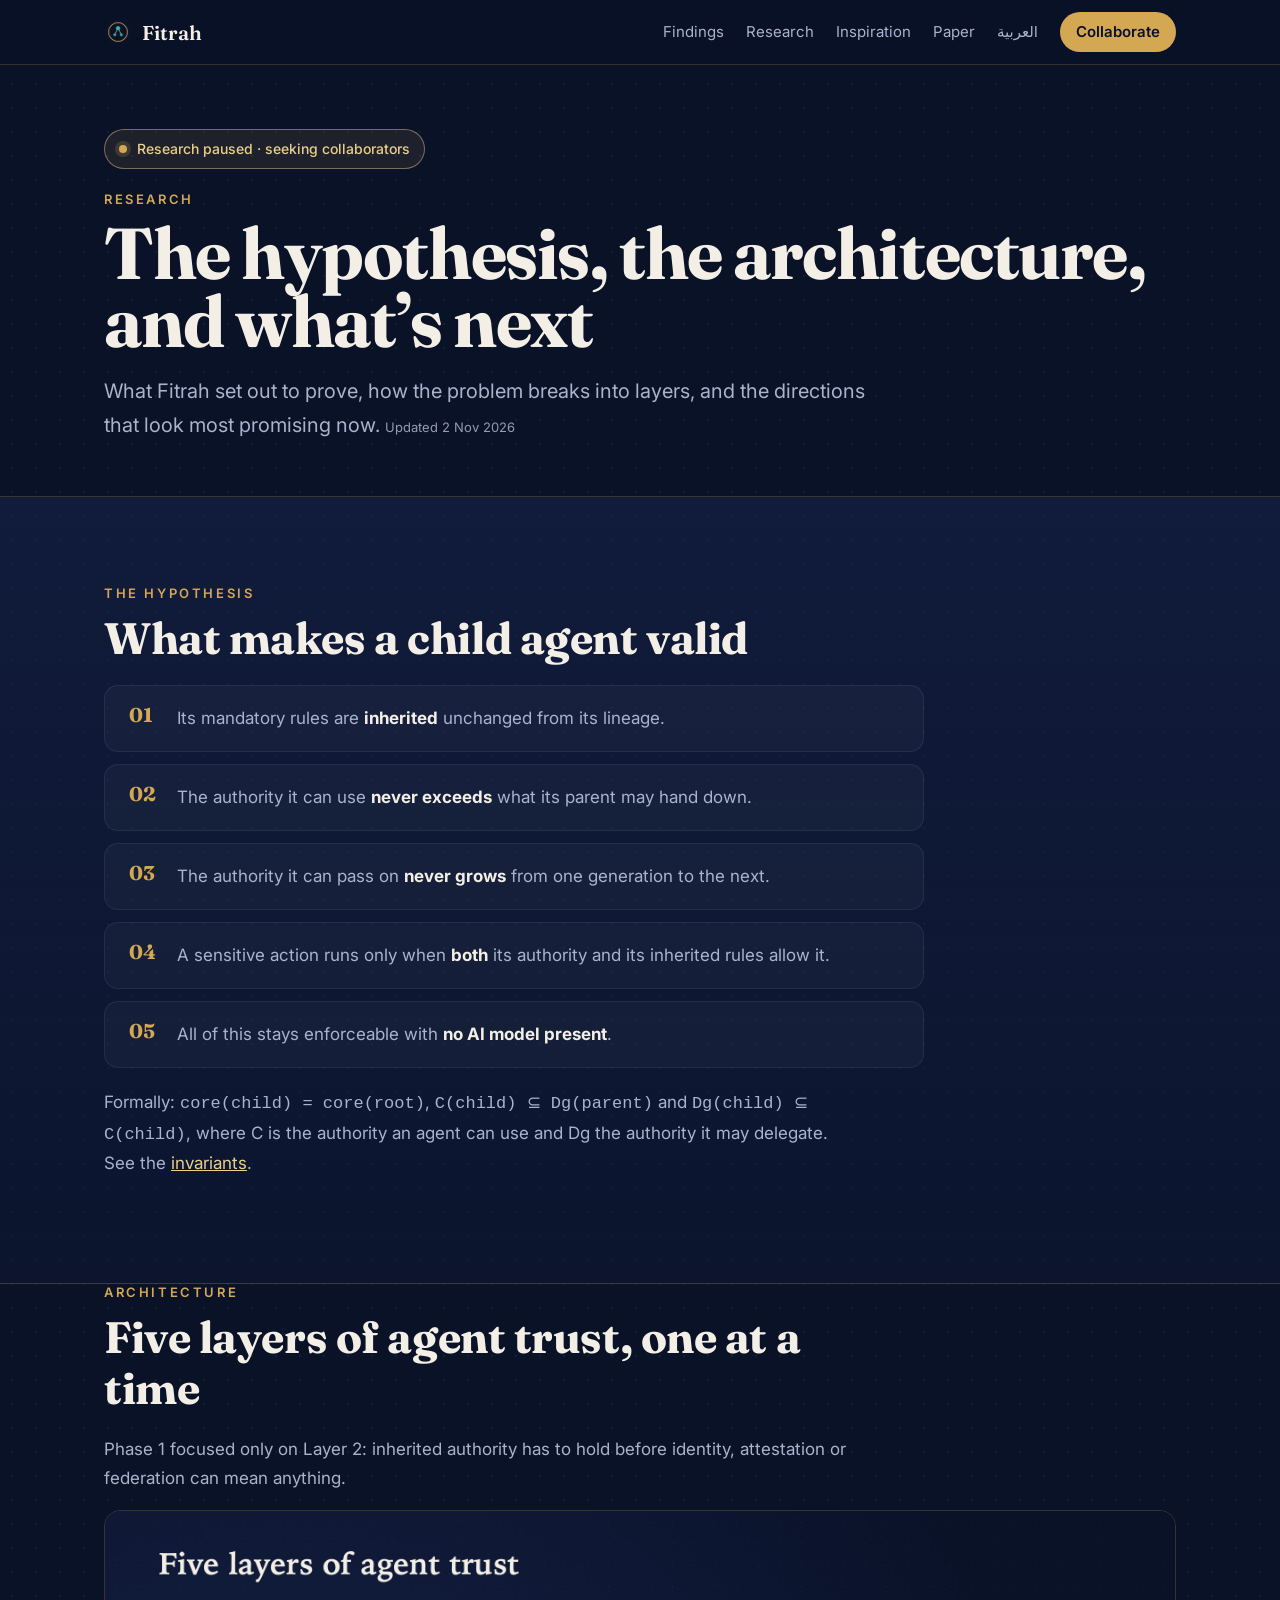
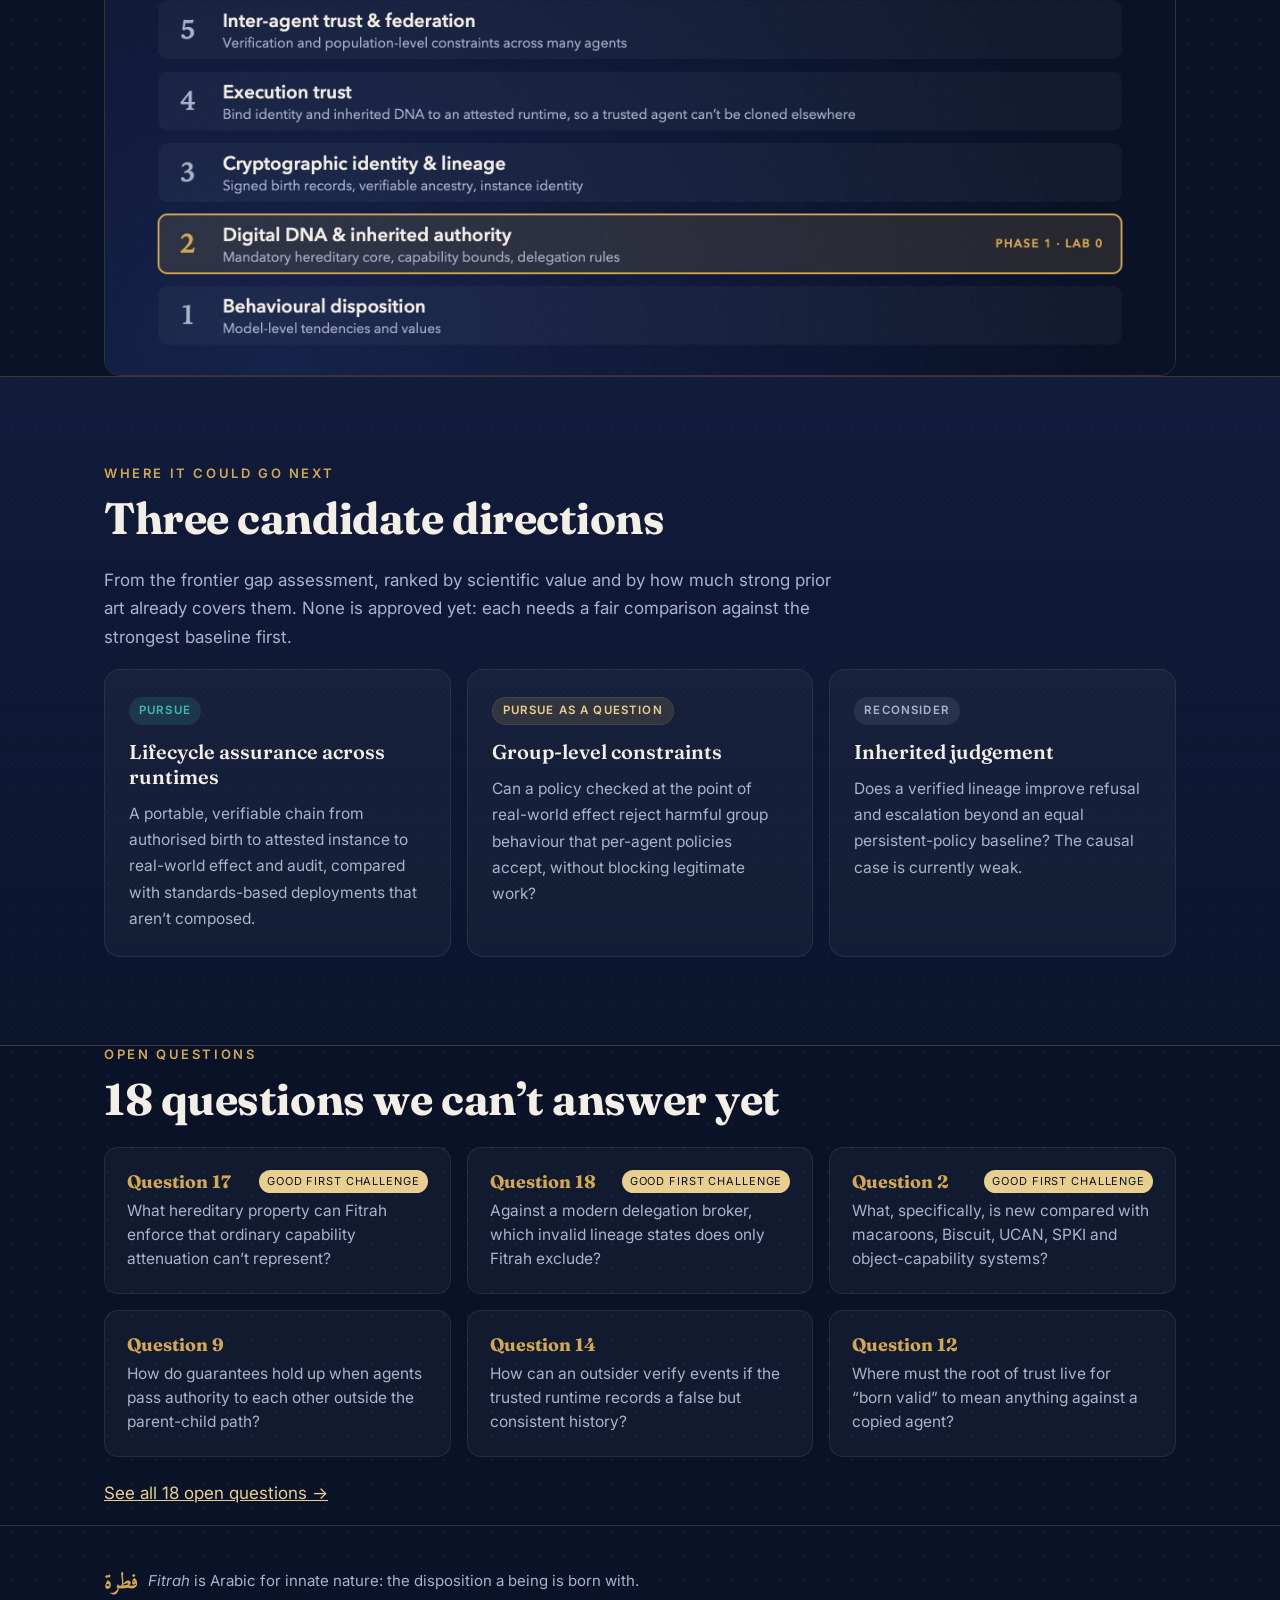
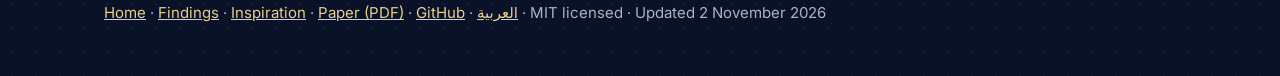
<file: research.html>
<!doctype html>
<html lang="en">
<head>
  <meta charset="utf-8">
  <meta name="viewport" content="width=device-width, initial-scale=1">
  <title>Research · Fitrah</title>
  <meta name="description" content="Fitrah's hypothesis, its five layers of agent trust, three candidate research directions, and 18 open questions.">
  <link rel="canonical" href="https://c0ldskin.github.io/fitrah/research.html">
  <meta property="og:title" content="Fitrah research: hypothesis, architecture, roadmap and open questions">
  <meta property="og:image" content="https://c0ldskin.github.io/fitrah/assets/social.jpg">
  <meta name="twitter:card" content="summary_large_image">
  <meta name="theme-color" content="#0A1228">
  <link rel="icon" href="assets/logo.png">
  <link rel="preconnect" href="https://fonts.googleapis.com">
  <link rel="preconnect" href="https://fonts.gstatic.com" crossorigin>
  <link href="https://fonts.googleapis.com/css2?family=Amiri:wght@700&family=Fraunces:opsz,wght@9..144,500;9..144,700&family=Inter:wght@400;500;600&display=swap" rel="stylesheet">
  <link rel="stylesheet" href="style.css">
</head>
<body>
  <header class="top">
    <div class="wrap nav">
      <a class="brand" href="./"><img src="assets/logo.png" alt="" width="28" height="28">Fitrah</a>
      <nav>
        <a href="findings.html">Findings</a>
        <a href="research.html">Research</a>
        <a href="inspiration.html">Inspiration</a>
        <a href="assets/fitrah-paper-draft.pdf">Paper</a>
        <a href="ar/" lang="ar" hreflang="ar">العربية</a>
        <a class="pill" href="./#collaborate">Collaborate</a>
      </nav>
    </div>
  </header>

  <main>
    <section class="wrap page-head">
      <p class="status"><i></i>Research paused · seeking collaborators</p>
      <p class="eyebrow">Research</p>
      <h1>The hypothesis, the architecture, and what’s next</h1>
      <p class="sub">What Fitrah set out to prove, how the problem breaks into layers, and the directions that look most promising now. <span class="updated">Updated 2 Nov 2026</span></p>
    </section>

    <section id="valid" class="band">
      <div class="wrap">
        <p class="eyebrow">The hypothesis</p>
        <h2>What makes a child agent valid</h2>
        <ol class="rules">
          <li><span>01</span>Its mandatory rules are <strong>inherited</strong> unchanged from its lineage.</li>
          <li><span>02</span>The authority it can use <strong>never exceeds</strong> what its parent may hand down.</li>
          <li><span>03</span>The authority it can pass on <strong>never grows</strong> from one generation to the next.</li>
          <li><span>04</span>A sensitive action runs only when <strong>both</strong> its authority and its inherited rules allow it.</li>
          <li><span>05</span>All of this stays enforceable with <strong>no AI model present</strong>.</li>
        </ol>
        <p class="muted" style="margin-top:20px">Formally: <code>core(child) = core(root)</code>, <code>C(child) ⊆ Dg(parent)</code> and <code>Dg(child) ⊆ C(child)</code>, where C is the authority an agent can use and Dg the authority it may delegate. See the <a href="https://github.com/c0ldskin/fitrah/blob/main/research/invariants.md">invariants</a>.</p>
      </div>
    </section>

    <section id="layers" class="wrap">
      <p class="eyebrow">Architecture</p>
      <h2>Five layers of agent trust, one at a time</h2>
      <p class="muted">Phase 1 focused only on Layer 2: inherited authority has to hold before identity, attestation or federation can mean anything.</p>
      <img class="figure" src="assets/layers.jpg" alt="Five layers: behavioural disposition; digital DNA and inherited authority (Phase 1, Lab 0); cryptographic identity and lineage; execution trust; inter-agent trust and federation." width="1200" height="520" loading="lazy">
    </section>

    <section id="roadmap" class="band">
      <div class="wrap">
        <p class="eyebrow">Where it could go next</p>
        <h2>Three candidate directions</h2>
        <p class="muted">From the frontier gap assessment, ranked by scientific value and by how much strong prior art already covers them. None is approved yet: each needs a fair comparison against the strongest baseline first.</p>
        <div class="roadmap">
          <div class="road"><span class="pillt go">Pursue</span><h3>Lifecycle assurance across runtimes</h3><p>A portable, verifiable chain from authorised birth to attested instance to real-world effect and audit, compared with standards-based deployments that aren’t composed.</p></div>
          <div class="road"><span class="pillt q">Pursue as a question</span><h3>Group-level constraints</h3><p>Can a policy checked at the point of real-world effect reject harmful group behaviour that per-agent policies accept, without blocking legitimate work?</p></div>
          <div class="road"><span class="pillt no">Reconsider</span><h3>Inherited judgement</h3><p>Does a verified lineage improve refusal and escalation beyond an equal persistent-policy baseline? The causal case is currently weak.</p></div>
        </div>
      </div>
    </section>

    <section id="open" class="wrap">
      <p class="eyebrow">Open questions</p>
      <h2>18 questions we can’t answer yet</h2>
      <div class="grid">
        <a class="q" href="https://github.com/c0ldskin/fitrah/issues/17"><span class="tag">Good first challenge</span><b>Question 17</b>What hereditary property can Fitrah enforce that ordinary capability attenuation can’t represent?</a>
        <a class="q" href="https://github.com/c0ldskin/fitrah/issues/18"><span class="tag">Good first challenge</span><b>Question 18</b>Against a modern delegation broker, which invalid lineage states does only Fitrah exclude?</a>
        <a class="q" href="https://github.com/c0ldskin/fitrah/issues/2"><span class="tag">Good first challenge</span><b>Question 2</b>What, specifically, is new compared with macaroons, Biscuit, UCAN, SPKI and object-capability systems?</a>
        <a class="q" href="https://github.com/c0ldskin/fitrah/issues/9"><b>Question 9</b>How do guarantees hold up when agents pass authority to each other outside the parent-child path?</a>
        <a class="q" href="https://github.com/c0ldskin/fitrah/issues/14"><b>Question 14</b>How can an outsider verify events if the trusted runtime records a false but consistent history?</a>
        <a class="q" href="https://github.com/c0ldskin/fitrah/issues/12"><b>Question 12</b>Where must the root of trust live for “born valid” to mean anything against a copied agent?</a>
      </div>
      <p class="more"><a href="https://github.com/c0ldskin/fitrah/issues?q=is%3Aissue+is%3Aopen+label%3A%22open+question%22">See all 18 open questions →</a></p>
    </section>
  </main>

  <footer>
    <div class="wrap foot">
      <p><span class="arabic small" lang="ar">فطرة</span> <em>Fitrah</em> is Arabic for innate nature: the disposition a being is born with.</p>
      <p><a href="./">Home</a> · <a href="findings.html">Findings</a> · <a href="inspiration.html">Inspiration</a> · <a href="assets/fitrah-paper-draft.pdf">Paper (PDF)</a> · <a href="https://github.com/c0ldskin/fitrah">GitHub</a> · <a href="ar/">العربية</a> · MIT licensed · Updated 2 November 2026</p>
    </div>
  </footer>
</body>
</html>
</file>
<file: style.css>
:root {
  color-scheme: dark;
  --navy: #0a1228;
  --navy-2: #101a38;
  --indigo: #16234a;
  --gold: #d4a853;
  --gold-soft: #e9cf8e;
  --teal: #3fb8af;
  --coral: #e8665a;
  --ink: #f3efe6;
  --muted: #a9b3cc;
  --line: rgba(212, 168, 83, 0.22);
  --serif: "Fraunces", "Iowan Old Style", Georgia, serif;
  --sans: "Inter", system-ui, -apple-system, sans-serif;
  --arabic: "Amiri", "Diwan Thuluth", "Geeza Pro", serif;
}
* { box-sizing: border-box; }
html { scroll-behavior: smooth; }
body {
  margin: 0;
  background: var(--navy);
  background-image: radial-gradient(rgba(255,255,255,.05) 1px, transparent 1.2px);
  background-size: 24px 24px;
  color: var(--ink);
  font: 17px/1.7 var(--sans);
  -webkit-font-smoothing: antialiased;
}
a { color: var(--gold-soft); }
img { max-width: 100%; height: auto; display: block; }
.wrap { max-width: 1120px; margin: 0 auto; padding: 0 24px; }
.narrow { max-width: 820px; }
section { padding: 88px 0; }
.band { background: linear-gradient(180deg, rgba(22,35,74,.55), rgba(16,26,56,.35)); border-block: 1px solid var(--line); }
.band > .wrap + .wrap { margin-top: 36px; }

/* Nav */
.top { position: sticky; top: 0; z-index: 10; backdrop-filter: blur(10px); background: rgba(10,18,40,.82); border-bottom: 1px solid var(--line); }
.nav { display: flex; justify-content: space-between; align-items: center; height: 64px; gap: 16px; }
.brand { display: flex; align-items: center; gap: 10px; font: 600 20px var(--serif); color: var(--ink); text-decoration: none; }
.brand img { border-radius: 7px; }
nav { display: flex; gap: 22px; align-items: center; font-size: 15px; }
nav a { color: var(--muted); text-decoration: none; }
nav a:hover { color: var(--ink); }
nav .pill { color: var(--navy); background: var(--gold); padding: 7px 16px; border-radius: 999px; font-weight: 600; }
nav .pill:hover { color: var(--navy); background: var(--gold-soft); }
@media (max-width: 760px) { nav a:not(.pill) { display: none; } }

/* Hero */
.hero { padding: 72px 0 96px; background: radial-gradient(circle at 75% 35%, var(--indigo), transparent 60%); }
.hero-grid { display: grid; grid-template-columns: 1.05fr 1fr; gap: 48px; align-items: center; }
.arabic { font: 700 clamp(56px, 8vw, 92px)/1 var(--arabic); color: var(--gold); margin: 0 0 4px; }
.arabic.small { font-size: 22px; vertical-align: -2px; margin-right: 6px; }
h1 { font: 700 clamp(64px, 10vw, 112px)/.95 var(--serif); margin: 0 0 18px; letter-spacing: -.02em; }
.lede { font: 500 clamp(20px, 2.4vw, 26px)/1.35 var(--sans); color: var(--gold-soft); margin: 0 0 14px; }
.sub { font-size: clamp(17px, 1.8vw, 20px); color: var(--muted); max-width: 34ch; margin: 0 0 30px; }
.sub em { color: var(--ink); font-style: italic; }
.meta { font-size: 13px; letter-spacing: .18em; text-transform: uppercase; color: var(--muted); margin-top: 26px; }
.tree { width: 100%; height: auto; }
.tree .tl { font: 600 12px var(--sans); letter-spacing: .16em; fill: var(--muted); text-anchor: middle; }
.tree .tl.refused { fill: var(--coral); }
.tree .tl.small { letter-spacing: .04em; font-weight: 500; text-transform: none; }
@media (max-width: 860px) { .hero-grid { grid-template-columns: 1fr; } .tree { max-width: 460px; margin: 0 auto; } }

/* Buttons */
.cta { display: flex; gap: 14px; flex-wrap: wrap; }
.btn { display: inline-block; padding: 13px 22px; border-radius: 10px; font-weight: 600; font-size: 15.5px; text-decoration: none; transition: transform .12s, background .12s; }
.btn:hover { transform: translateY(-1px); }
.btn.primary { background: var(--gold); color: var(--navy); }
.btn.primary:hover { background: var(--gold-soft); }
.btn.ghost { border: 1.5px solid var(--line); color: var(--ink); }
.btn.ghost:hover { border-color: var(--gold); }

/* Type */
.eyebrow { font: 600 13px var(--sans); letter-spacing: .2em; text-transform: uppercase; color: var(--gold); margin: 0 0 12px; }
h2 { font: 700 clamp(30px, 4vw, 44px)/1.15 var(--serif); margin: 0 0 22px; letter-spacing: -.01em; max-width: 24ch; }
h3 { font: 600 19px var(--sans); margin: 0 0 12px; }
.muted { color: var(--muted); max-width: 68ch; }
blockquote { margin: 0 0 26px; padding: 4px 0 4px 26px; border-left: 3px solid var(--gold); font: 500 clamp(22px, 2.6vw, 30px)/1.4 var(--serif); color: var(--ink); }

/* Cards */
.split { display: grid; grid-template-columns: 1fr 1fr; gap: 20px; }
@media (max-width: 760px) { .split { grid-template-columns: 1fr; } }
.card { background: rgba(255,255,255,.035); border: 1px solid rgba(255,255,255,.08); border-radius: 16px; padding: 26px 28px; }
.card.gold { border-color: var(--line); background: rgba(212,168,83,.07); }
.card ul { margin: 0; padding-left: 20px; color: var(--muted); }
.card li { margin-bottom: 6px; }
.card.gold li::marker { color: var(--gold); }

/* Rules */
.rules { list-style: none; padding: 0; margin: 8px 0 0; display: grid; gap: 12px; max-width: 820px; }
.rules li { position: relative; padding: 18px 22px 18px 72px; border-radius: 14px; background: rgba(255,255,255,.03); border: 1px solid rgba(255,255,255,.07); color: var(--muted); }
.rules strong { color: var(--ink); }
.rules span { position: absolute; left: 24px; top: 16px; font: 700 20px var(--serif); color: var(--gold); }

/* Results */
.stats { display: grid; grid-template-columns: repeat(4, 1fr); gap: 16px; margin: 10px 0 34px; }
@media (max-width: 860px) { .stats { grid-template-columns: repeat(2, 1fr); } }
.stats div { padding: 22px; border-radius: 14px; background: rgba(63,184,175,.08); border: 1px solid rgba(63,184,175,.25); }
.stats b { display: block; font: 700 46px/1 var(--serif); color: var(--teal); margin-bottom: 10px; }
.stats span { color: var(--ink); font-size: 15px; line-height: 1.45; }
.stats em { color: var(--muted); font-style: normal; }
.figure { border-radius: 16px; border: 1px solid var(--line); margin-top: 8px; }
.note { margin-top: 22px; padding: 16px 20px; border-left: 3px solid var(--coral); background: rgba(232,102,90,.07); border-radius: 0 12px 12px 0; color: var(--muted); font-size: 15.5px; max-width: 900px; }
.note strong { color: var(--ink); }

/* Open questions */
.grid { display: grid; grid-template-columns: repeat(3, 1fr); gap: 16px; }
@media (max-width: 960px) { .grid { grid-template-columns: repeat(2, 1fr); } }
@media (max-width: 620px) { .grid { grid-template-columns: 1fr; } }
.q { display: block; padding: 22px; border-radius: 14px; background: rgba(255,255,255,.035); border: 1px solid rgba(255,255,255,.08); color: var(--muted); text-decoration: none; font-size: 15.5px; line-height: 1.55; transition: border-color .15s, transform .15s; }
.q:hover { border-color: var(--gold); transform: translateY(-2px); }
.q b { display: block; color: var(--gold); font: 700 18px var(--serif); margin-bottom: 6px; }
.q .tag { float: right; font-size: 11px; letter-spacing: .08em; text-transform: uppercase; color: var(--navy); background: var(--gold-soft); padding: 3px 8px; border-radius: 999px; }
.more { margin-top: 22px; }

/* Collaborate */
.collab { display: grid; grid-template-columns: minmax(0, 1.3fr) minmax(0, 1fr); gap: 40px; align-items: start; }
.collab > *, .hero-grid > * { min-width: 0; }
@media (max-width: 860px) { .collab { grid-template-columns: minmax(0, 1fr); } }
.collab p { color: var(--muted); }
.tags { list-style: none; padding: 0; display: flex; flex-wrap: wrap; gap: 10px; margin: 20px 0 30px; }
.tags li { padding: 7px 14px; border-radius: 999px; border: 1px solid var(--line); color: var(--ink); font-size: 14.5px; }
.cite pre { margin: 0; background: rgba(0,0,0,.35); border: 1px solid var(--line); border-radius: 14px; padding: 20px; overflow-x: auto; }
.cite code { font: 14px/1.6 ui-monospace, SFMono-Regular, Menlo, monospace; color: var(--gold-soft); }

footer { border-top: 1px solid var(--line); padding: 36px 0 48px; color: var(--muted); font-size: 15px; }
.foot p { margin: 6px 0; }

/* Status pill */
.status { display: inline-flex; align-items: center; gap: 10px; padding: 7px 14px; border-radius: 999px; border: 1px solid rgba(233,207,142,.45); background: rgba(212,168,83,.1); color: var(--gold-soft); font-size: 14px; font-weight: 500; margin: 0 0 22px; }
.status i { width: 8px; height: 8px; border-radius: 50%; background: var(--gold); box-shadow: 0 0 0 4px rgba(212,168,83,.18); }

/* Holds / doesn't hold */
.verdict { display: grid; grid-template-columns: 1fr 1fr; gap: 20px; margin-top: 28px; }
@media (max-width: 760px) { .verdict { grid-template-columns: minmax(0, 1fr); } }
.verdict > div { border-radius: 16px; padding: 24px 26px; border: 1px solid; }
.verdict .holds { border-color: rgba(63,184,175,.35); background: rgba(63,184,175,.07); }
.verdict .open { border-color: rgba(232,102,90,.35); background: rgba(232,102,90,.06); }
.verdict h3 { margin-bottom: 14px; }
.verdict .holds h3 { color: var(--teal); }
.verdict .open h3 { color: var(--coral); }
.verdict ul { margin: 0; padding-left: 20px; color: var(--muted); }
.verdict li { margin-bottom: 8px; }
.verdict strong { color: var(--ink); }

/* Lessons */
.lessons { display: grid; grid-template-columns: repeat(3, minmax(0, 1fr)); gap: 16px; counter-reset: lesson; }
@media (max-width: 960px) { .lessons { grid-template-columns: repeat(2, minmax(0, 1fr)); } }
@media (max-width: 620px) { .lessons { grid-template-columns: minmax(0, 1fr); } }
.lesson { padding: 22px; border-radius: 14px; background: rgba(255,255,255,.035); border: 1px solid rgba(255,255,255,.08); counter-increment: lesson; }
.lesson::before { content: counter(lesson, decimal-leading-zero); display: block; font: 700 18px var(--serif); color: var(--gold); margin-bottom: 8px; }
.lesson b { display: block; color: var(--ink); font-size: 17px; margin-bottom: 6px; line-height: 1.4; }
.lesson p { margin: 0; color: var(--muted); font-size: 15px; line-height: 1.55; }
.lesson .src { display: block; margin-top: 10px; font-size: 12.5px; letter-spacing: .06em; text-transform: uppercase; color: var(--gold-soft); opacity: .8; }

/* Roadmap */
.roadmap { display: grid; grid-template-columns: repeat(3, minmax(0, 1fr)); gap: 16px; }
@media (max-width: 860px) { .roadmap { grid-template-columns: minmax(0, 1fr); } }
.road { padding: 24px; border-radius: 16px; background: rgba(255,255,255,.035); border: 1px solid rgba(255,255,255,.08); }
.road .pillt { display: inline-block; font-size: 11.5px; letter-spacing: .1em; text-transform: uppercase; padding: 4px 10px; border-radius: 999px; margin-bottom: 14px; font-weight: 600; }
.road .go { background: rgba(63,184,175,.15); color: var(--teal); }
.road .q { background: rgba(212,168,83,.15); color: var(--gold-soft); }
.road .no { background: rgba(169,179,204,.12); color: var(--muted); }
.road h3 { font: 600 20px var(--serif); }
.road p { color: var(--muted); font-size: 15.5px; margin: 0; }

/* Tables */
.table-wrap { overflow-x: auto; border-radius: 14px; border: 1px solid var(--line); }
table { width: 100%; border-collapse: collapse; font-size: 15px; min-width: 640px; }
th, td { text-align: left; padding: 14px 16px; vertical-align: top; border-bottom: 1px solid rgba(255,255,255,.07); }
th { font: 600 12.5px var(--sans); letter-spacing: .1em; text-transform: uppercase; color: var(--gold); background: rgba(212,168,83,.06); }
td { color: var(--muted); }
td:first-child { color: var(--ink); font-weight: 600; }
td .ar { font: 700 20px var(--arabic); color: var(--gold); display: block; }
.tag-ok { color: var(--teal); font-weight: 600; }
.tag-neg { color: var(--coral); font-weight: 600; }
.tag-open { color: var(--gold-soft); font-weight: 600; }

/* Page header for inner pages */
.page-head { padding: 64px 0 24px; }
.page-head h1 { font-size: clamp(44px, 7vw, 72px); }
.page-head .sub { max-width: 60ch; }
.callout { padding: 18px 22px; border-radius: 0 12px 12px 0; border-left: 3px solid var(--gold); background: rgba(212,168,83,.07); color: var(--muted); max-width: 900px; }
.callout strong { color: var(--ink); }
.links-row { display: flex; gap: 18px; flex-wrap: wrap; margin-top: 18px; font-size: 15px; }
.chips { list-style: none; padding: 0; display: flex; flex-wrap: wrap; gap: 10px; margin: 18px 0 26px; }
.chips li { padding: 8px 16px; border-radius: 999px; border: 1px solid var(--line); color: var(--ink); font-size: 15px; }
.chips li span { font: 700 18px var(--arabic); color: var(--gold); margin-inline-end: 8px; }
.gates { counter-reset: gate; list-style: none; padding: 0; display: grid; gap: 10px; max-width: 860px; }
.gates li { padding: 14px 18px 14px 58px; position: relative; border-radius: 12px; background: rgba(255,255,255,.03); border: 1px solid rgba(255,255,255,.07); color: var(--muted); counter-increment: gate; }
.gates li::before { content: "G" counter(gate); position: absolute; left: 18px; top: 13px; font: 700 16px var(--serif); color: var(--gold); }
.gates strong { color: var(--ink); }

/* Arabic page */
[dir="rtl"] body, body[dir="rtl"] { font-family: "IBM Plex Sans Arabic", var(--sans); }
[dir="rtl"] h1, [dir="rtl"] h2, [dir="rtl"] .road h3 { font-family: "Amiri", var(--serif); letter-spacing: 0; }
[dir="rtl"] blockquote { border-left: 0; border-right: 3px solid var(--gold); padding: 4px 26px 4px 0; font-family: "Amiri", var(--serif); }
[dir="rtl"] .rules li { padding: 18px 72px 18px 22px; }
[dir="rtl"] .rules span { left: auto; right: 24px; }
[dir="rtl"] .eyebrow, [dir="rtl"] .meta { letter-spacing: 0; }
[dir="rtl"] .card ul, [dir="rtl"] .verdict ul { padding-left: 0; padding-right: 20px; }

/* Sections that are also .wrap keep their side gutters. */
section.wrap { padding-left: 24px; padding-right: 24px; }
@media (max-width: 620px) { .wrap, section.wrap { padding-left: 16px; padding-right: 16px; } }

/* Small lab-code labels, so plain words lead */
.code { display: inline-block; font: 600 11px var(--sans); letter-spacing: .06em; color: var(--gold-soft); border: 1px solid var(--line); border-radius: 6px; padding: 1px 6px; margin-inline-start: 6px; vertical-align: 2px; white-space: nowrap; }
.updated { font-size: 13px; color: var(--muted); opacity: .85; }

/* Figures stacked with captions */
.figs { display: grid; gap: 22px; margin-top: 8px; }

/* Restart criteria */
.restart { display: grid; grid-template-columns: repeat(3, minmax(0, 1fr)); gap: 16px; margin-top: 8px; }
@media (max-width: 860px) { .restart { grid-template-columns: minmax(0, 1fr); } }
.restart > div { padding: 24px; border-radius: 16px; border: 1px solid var(--line); background: rgba(212,168,83,.06); }
.restart b { display: block; font: 700 32px var(--serif); color: var(--gold); margin-bottom: 8px; }
.restart h3 { font: 600 18px var(--sans); margin-bottom: 8px; }
.restart p { margin: 0; color: var(--muted); font-size: 15.5px; }

/* About */
.about { display: grid; grid-template-columns: 160px minmax(0, 1fr); gap: 32px; align-items: center; }
@media (max-width: 620px) { .about { grid-template-columns: minmax(0, 1fr); } }
.about img { width: 160px; height: 160px; border-radius: 50%; border: 3px solid var(--gold); object-fit: cover; }
.about p { color: var(--muted); max-width: 62ch; }
.about strong { color: var(--ink); }

/* Collaboration path */
.path { list-style: none; padding: 0; margin: 8px 0 30px; display: grid; grid-template-columns: repeat(3, minmax(0, 1fr)); gap: 16px; }
@media (max-width: 860px) { .path { grid-template-columns: minmax(0, 1fr); } }
.path li { padding: 22px; border-radius: 14px; background: rgba(255,255,255,.035); border: 1px solid rgba(255,255,255,.08); color: var(--muted); font-size: 15.5px; }
.path li b { display: block; color: var(--ink); font-size: 17px; margin-bottom: 6px; }
.path li span { font: 700 14px var(--serif); color: var(--gold); display: block; margin-bottom: 6px; letter-spacing: .08em; }

/* Glossary */
.glossary { display: grid; grid-template-columns: repeat(2, minmax(0, 1fr)); gap: 10px 28px; margin: 0; }
@media (max-width: 760px) { .glossary { grid-template-columns: minmax(0, 1fr); } }
.glossary div { padding: 12px 0; border-bottom: 1px solid rgba(255,255,255,.07); }
.glossary dt { color: var(--gold-soft); font-weight: 600; }
.glossary dd { margin: 4px 0 0; color: var(--muted); font-size: 15px; }
</file>
